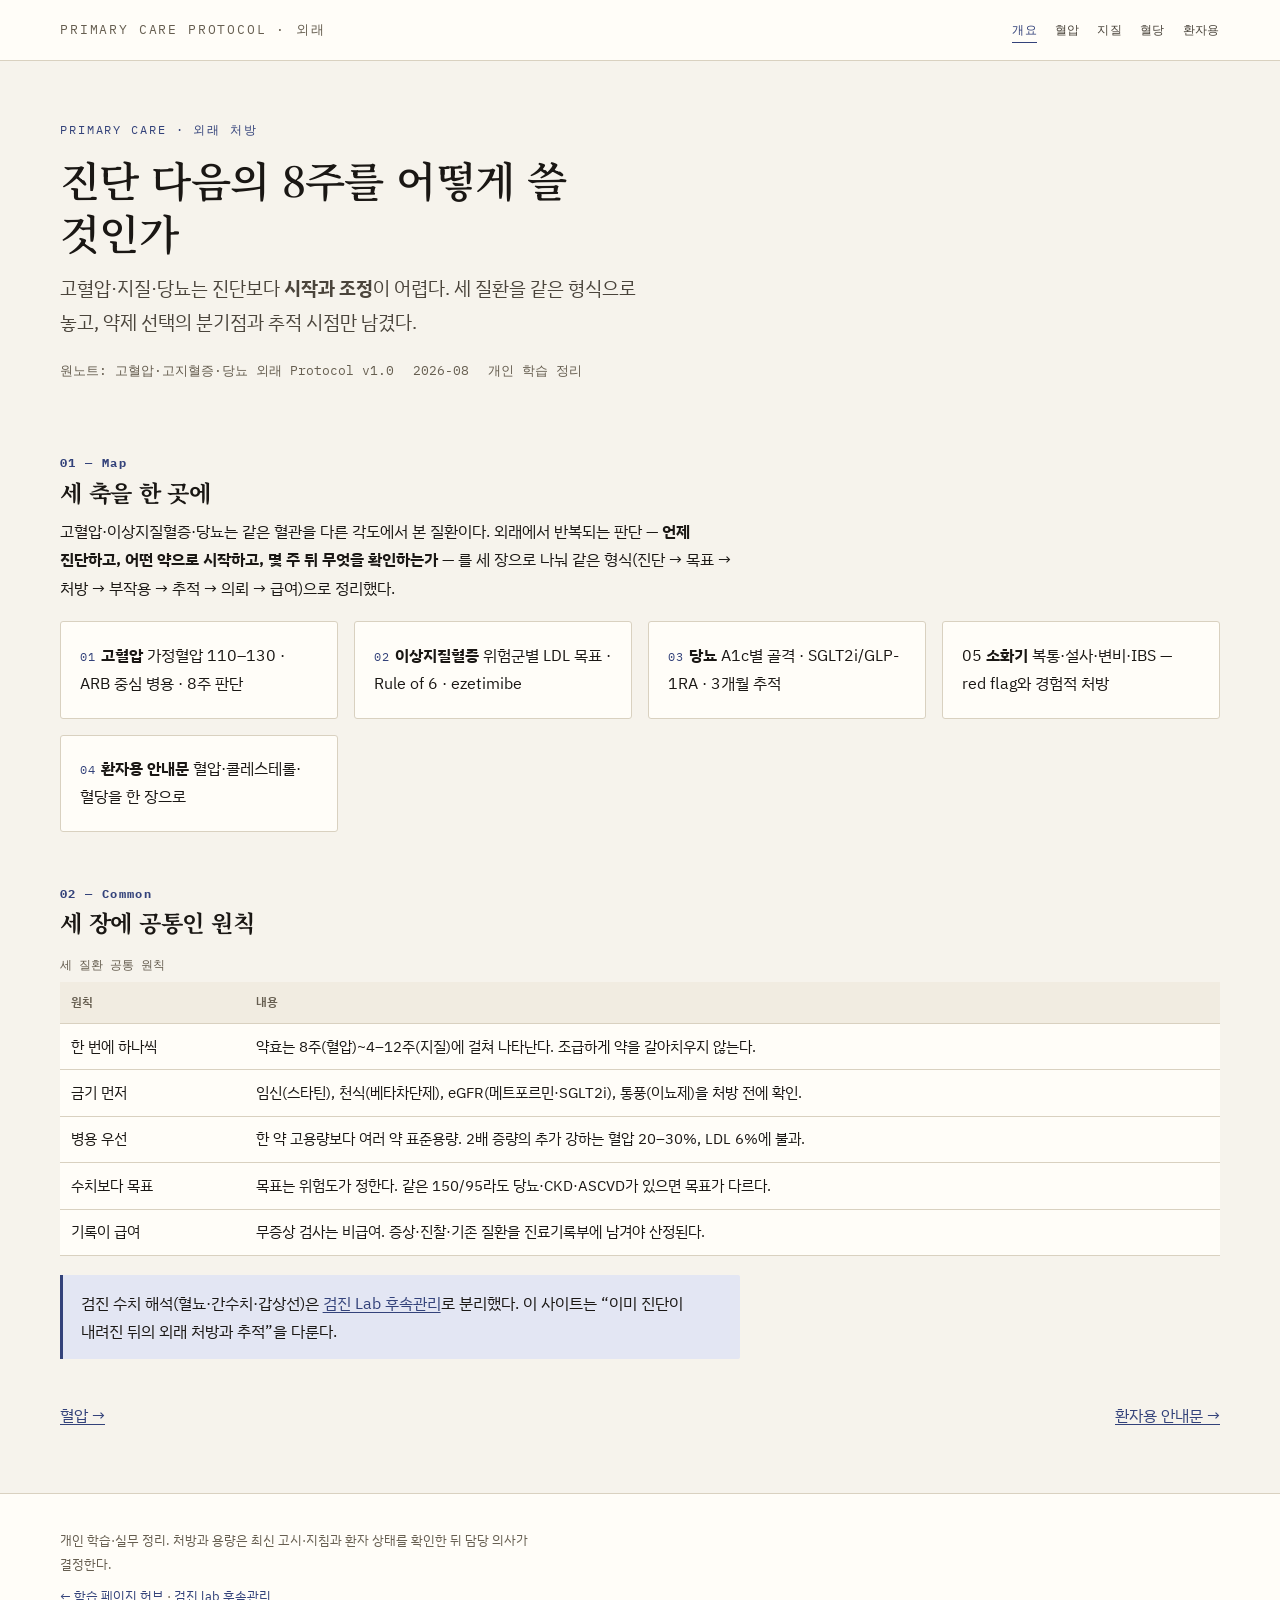
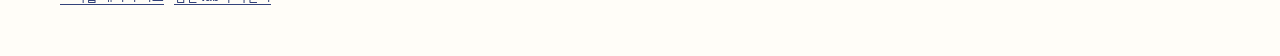
<file: index.html>
<!DOCTYPE html>
<html lang="ko">
<head>
<meta charset="utf-8">
<meta name="viewport" content="width=device-width, initial-scale=1">
<title>외래 프로토콜 — 고혈압·지질·당뇨</title>
<meta name="description" content="일차진료 외래에서 반복되는 고혈압·이상지질혈증·당뇨의 진단, 처방, 부작용 대처, 추적 타임라인을 정리한 개인 실무 노트.">
<meta property="og:title" content="외래 프로토콜 — 고혈압·지질·당뇨">
<meta property="og:description" content="일차진료 외래에서 반복되는 고혈압·이상지질혈증·당뇨의 진단, 처방, 부작용 대처, 추적 타임라인을 정리한 개인 실무 노트.">
<meta property="og:type" content="website">
<link rel="preconnect" href="https://fonts.googleapis.com">
<link rel="preconnect" href="https://fonts.gstatic.com" crossorigin>
<link href="https://fonts.googleapis.com/css2?family=IBM+Plex+Mono:wght@400;500&family=IBM+Plex+Sans+KR:wght@400;500;600&family=Noto+Serif+KR:wght@600&display=swap" rel="stylesheet">
<link rel="stylesheet" href="styles/tokens.css">
<link rel="stylesheet" href="styles/site.css">
<link rel="stylesheet" href="styles/theme.css">
</head>
<body>

<header class="masthead">
  <div class="wrap">
    <a class="brand" href="index.html">Primary Care Protocol · 외래</a>
    <nav class="nav" aria-label="장 이동">
      <a href="index.html" aria-current="page">개요</a>
      <a href="hypertension.html">혈압</a>
      <a href="lipid.html">지질</a>
      <a href="diabetes.html">혈당</a>
      <a href="handout.html">환자용</a>
    </nav>
  </div>
</header>

<main>
  <div class="wrap">

    <div class="hero">
      <p class="eyebrow">Primary care · 외래 처방</p>
      <h1>진단 다음의 8주를 어떻게 쓸 것인가</h1>
      <p class="lede">고혈압·지질·당뇨는 진단보다 <strong>시작과 조정</strong>이 어렵다. 세 질환을 같은 형식으로 놓고, 약제 선택의 분기점과 추적 시점만 남겼다.</p>
      <div class="meta"><span>원노트: 고혈압·고지혈증·당뇨 외래 Protocol v1.0</span><span>2026-08</span><span>개인 학습 정리</span></div>
    </div>


    <section aria-labelledby="s-map">
      <h2 id="s-map"><span class="num">01 — Map</span>세 축을 한 곳에</h2>
      <p>고혈압·이상지질혈증·당뇨는 같은 혈관을 다른 각도에서 본 질환이다. 외래에서 반복되는 판단
        — <strong>언제 진단하고, 어떤 약으로 시작하고, 몇 주 뒤 무엇을 확인하는가</strong> — 를
        세 장으로 나눠 같은 형식(진단 → 목표 → 처방 → 부작용 → 추적 → 의뢰 → 급여)으로 정리했다.</p>

      <div class="card-grid">
        <a class="card" href="hypertension.html">
          <span class="k">01</span>
          <b>고혈압</b>
          <span>가정혈압 110–130 · ARB 중심 병용 · 8주 판단</span>
        </a>
        <a class="card" href="lipid.html">
          <span class="k">02</span>
          <b>이상지질혈증</b>
          <span>위험군별 LDL 목표 · Rule of 6 · ezetimibe</span>
        </a>
        <a class="card" href="diabetes.html">
          <span class="k">03</span>
          <b>당뇨</b>
          <span>A1c별 골격 · SGLT2i/GLP-1RA · 3개월 추적</span>
        </a>
        <a class="card" href="gi.html">
          <span class="num">05</span>
          <b>소화기</b>
          <span>복통·설사·변비·IBS — red flag와 경험적 처방</span>
        </a>
        <a class="card" href="handout.html">
          <span class="k">04</span>
          <b>환자용 안내문</b>
          <span>혈압·콜레스테롤·혈당을 한 장으로</span>
        </a>
      </div>
    </section>

    <section aria-labelledby="s-common">
      <h2 id="s-common"><span class="num">02 — Common</span>세 장에 공통인 원칙</h2>
      <div class="tbl-wrap">
        <table>
          <caption>세 질환 공통 원칙</caption>
          <thead><tr><th>원칙</th><th>내용</th></tr></thead>
          <tbody>
            <tr><td>한 번에 하나씩</td><td>약효는 8주(혈압)~4–12주(지질)에 걸쳐 나타난다. 조급하게 약을 갈아치우지 않는다.</td></tr>
            <tr><td>금기 먼저</td><td>임신(스타틴), 천식(베타차단제), eGFR(메트포르민·SGLT2i), 통풍(이뇨제)을 처방 전에 확인.</td></tr>
            <tr><td>병용 우선</td><td>한 약 고용량보다 여러 약 표준용량. 2배 증량의 추가 강하는 혈압 20–30%, LDL 6%에 불과.</td></tr>
            <tr><td>수치보다 목표</td><td>목표는 위험도가 정한다. 같은 150/95라도 당뇨·CKD·ASCVD가 있으면 목표가 다르다.</td></tr>
            <tr><td>기록이 급여</td><td>무증상 검사는 비급여. 증상·진찰·기존 질환을 진료기록부에 남겨야 산정된다.</td></tr>
          </tbody>
        </table>
      </div>
      <p class="note">검진 수치 해석(혈뇨·간수치·갑상선)은 <a href="https://kimhs950627.github.io/lab-followup/">검진 Lab 후속관리</a>로 분리했다.
        이 사이트는 “이미 진단이 내려진 뒤의 외래 처방과 추적”을 다룬다.</p>
    </section>

    <div class="pager">
      <a href="hypertension.html">혈압 →</a>
      <a href="handout.html">환자용 안내문 →</a>
    </div>
  </div>
</main>

<footer class="site">
  <div class="wrap">
    <p>개인 학습·실무 정리. 처방과 용량은 최신 고시·지침과 환자 상태를 확인한 뒤 담당 의사가 결정한다.</p>
    <p><a href="https://kimhs950627.github.io/">← 학습 페이지 허브</a> · <a href="https://kimhs950627.github.io/lab-followup/">검진 lab 후속관리</a></p>
  </div>
</footer>
</body>
</html>
</file>
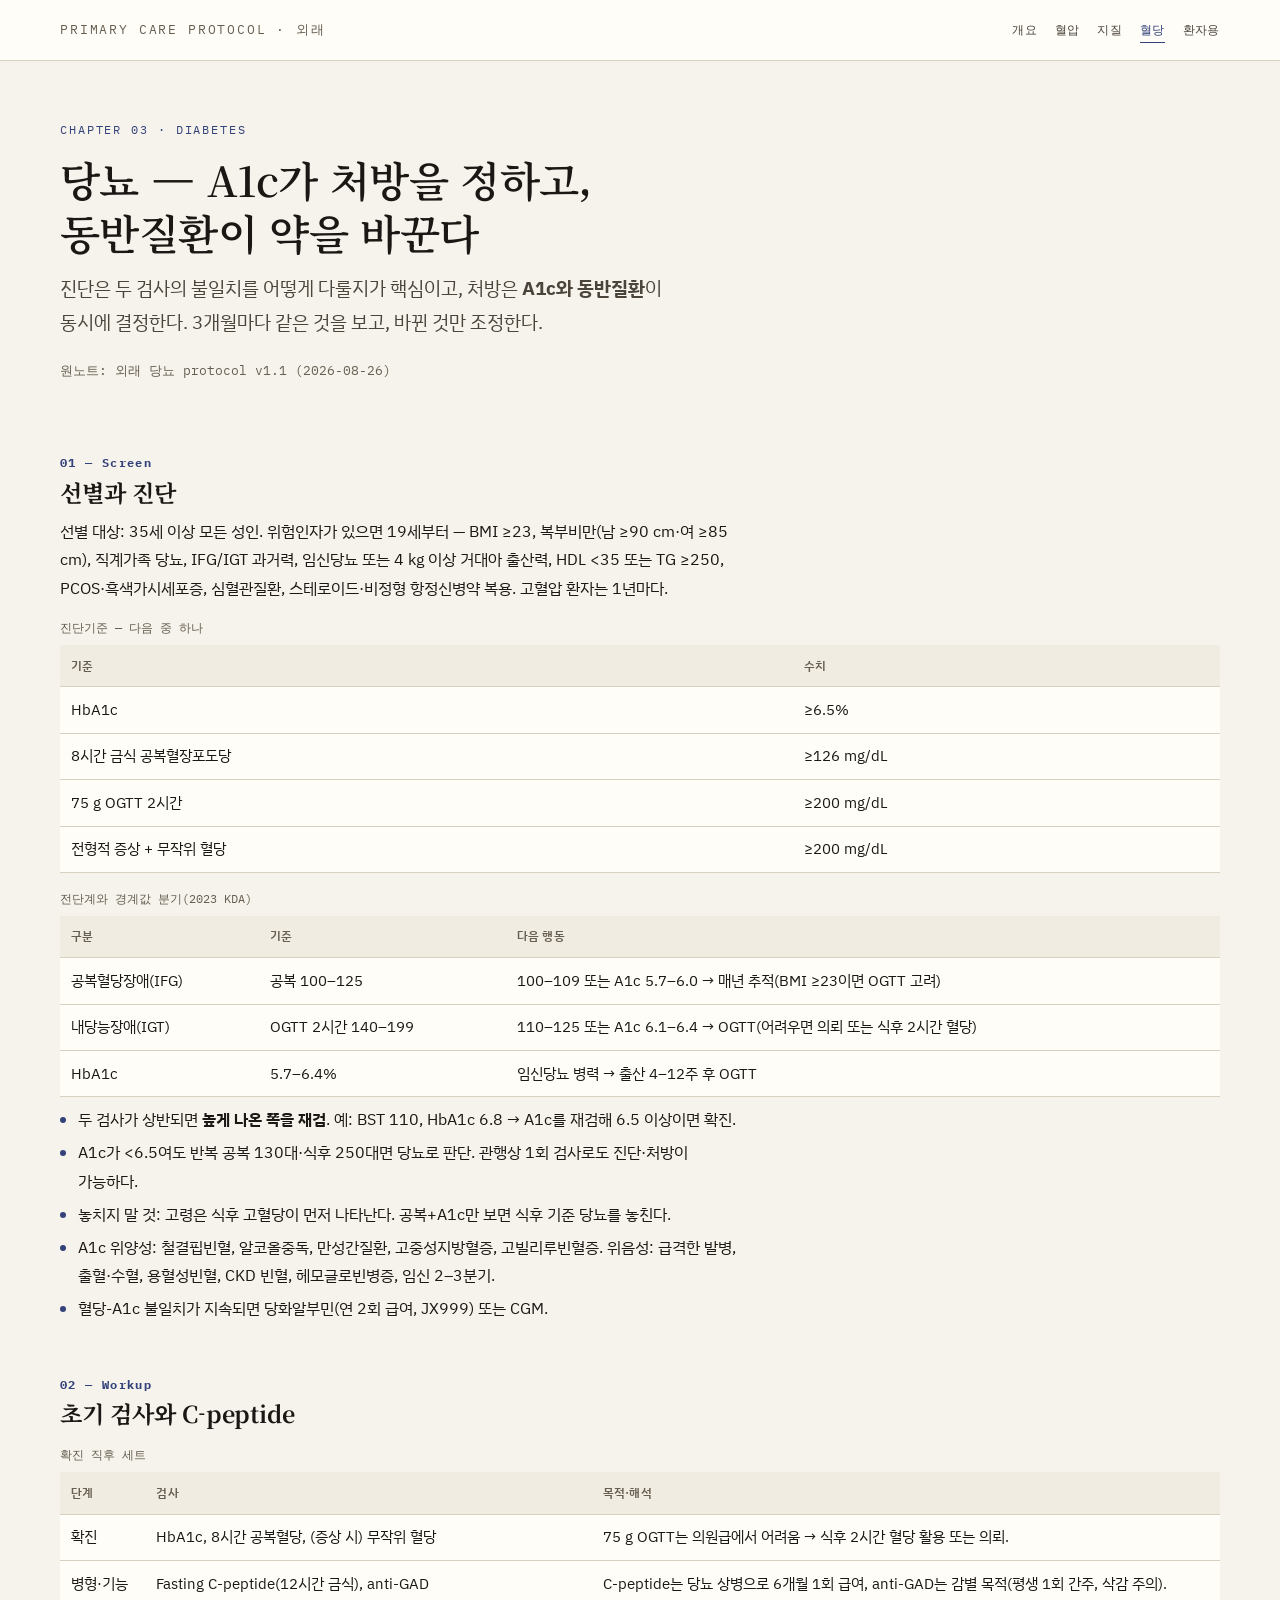
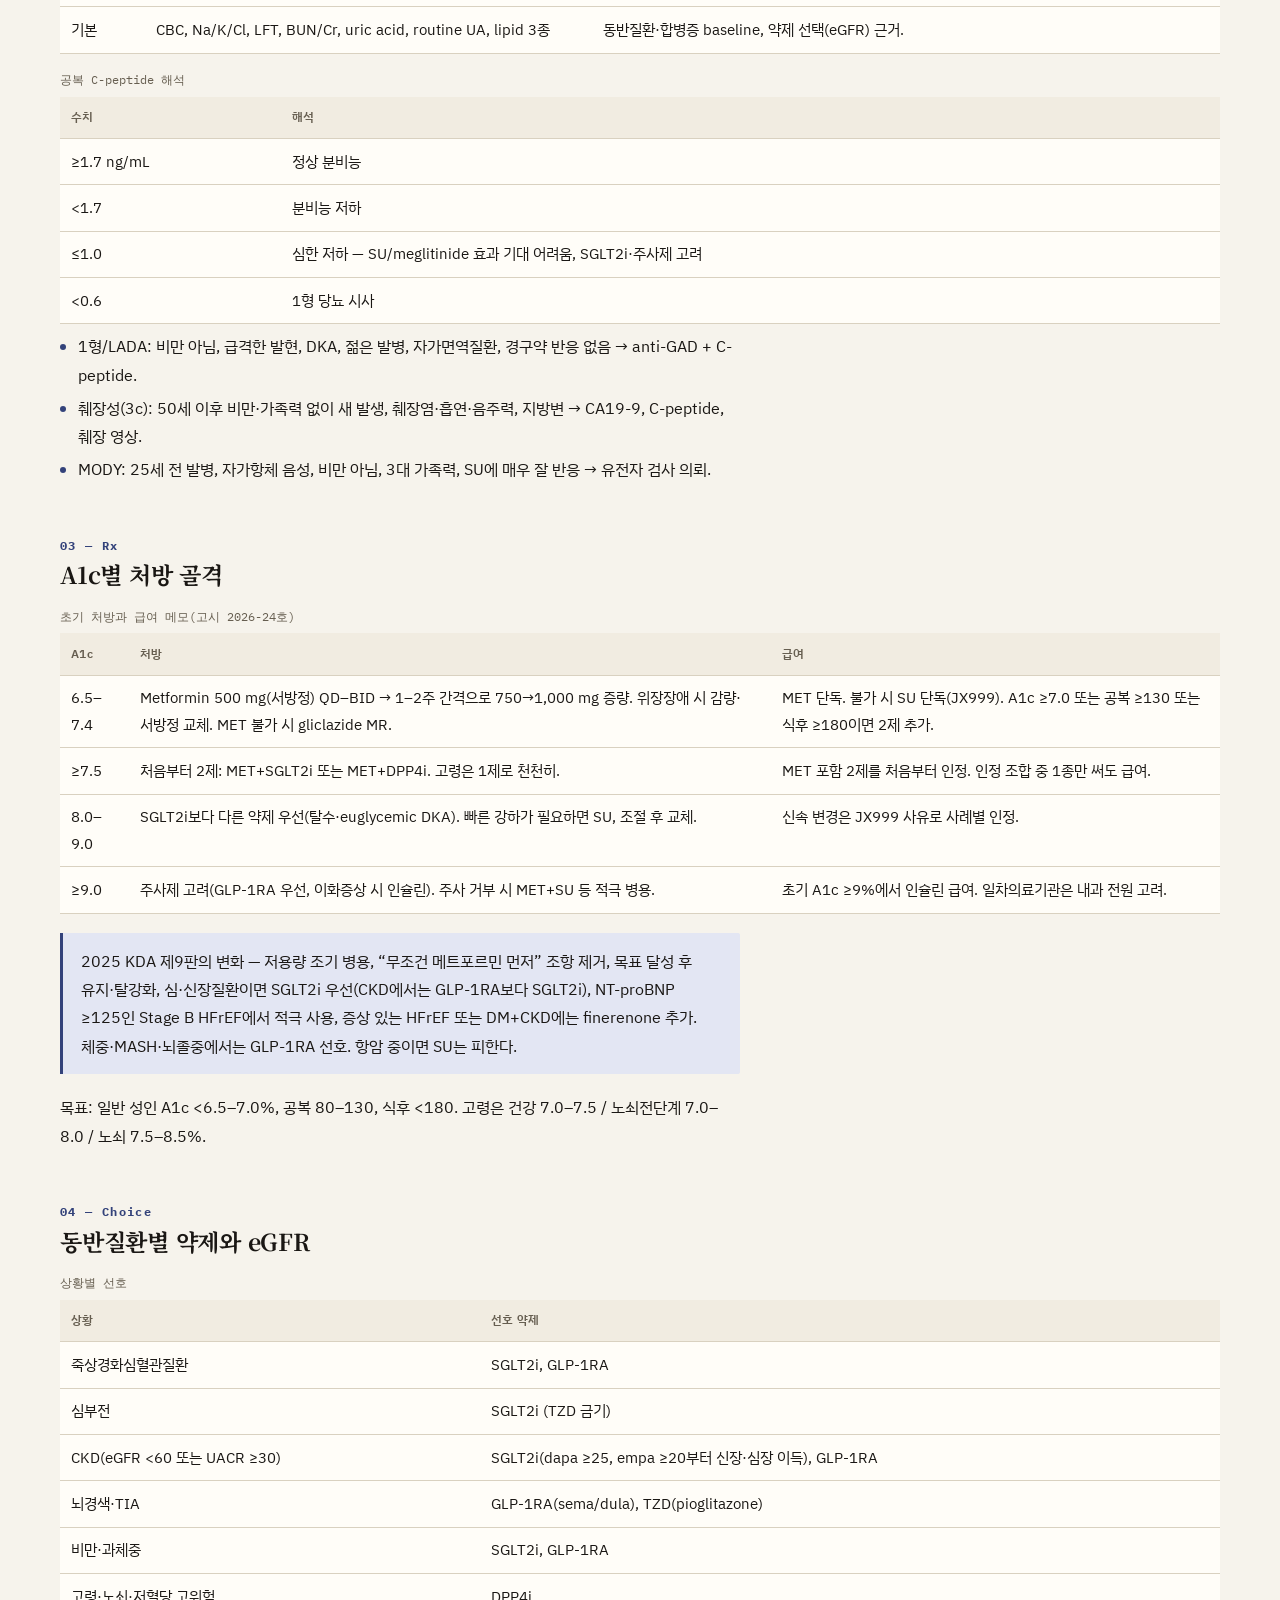
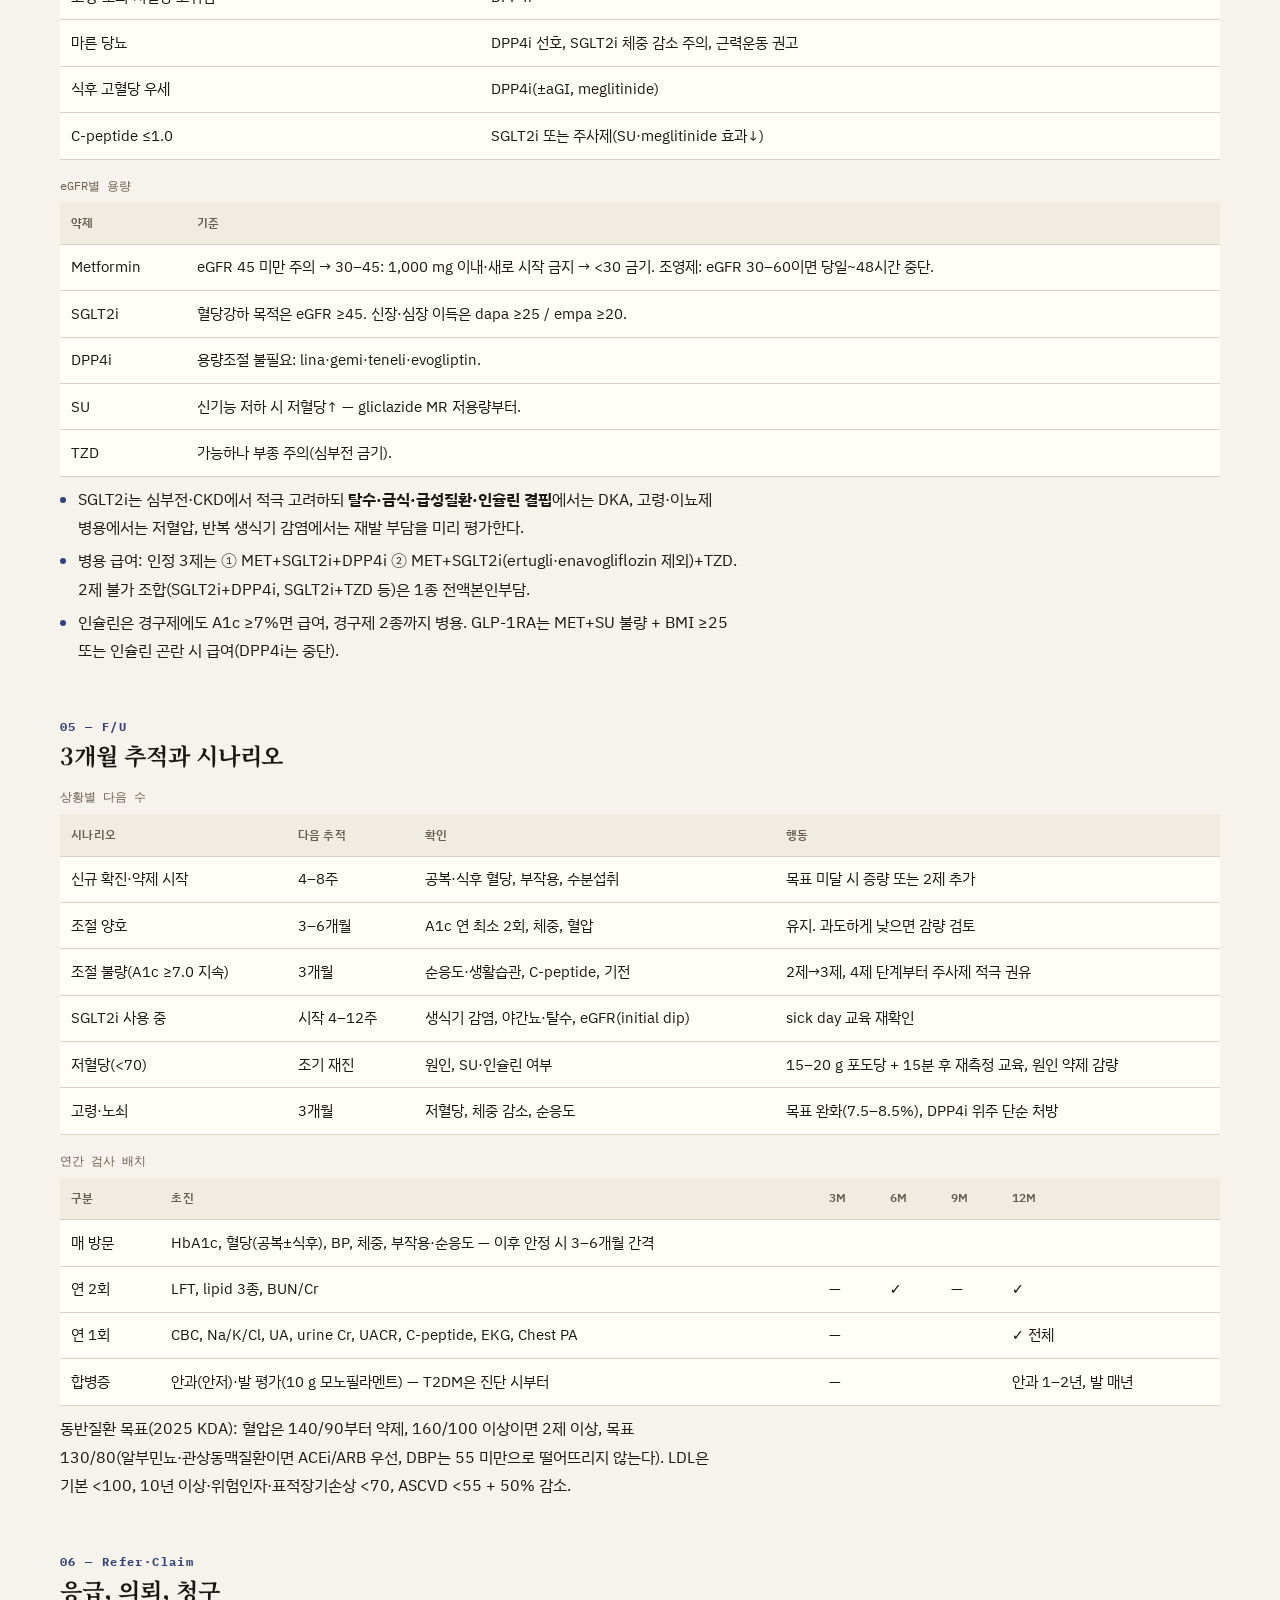
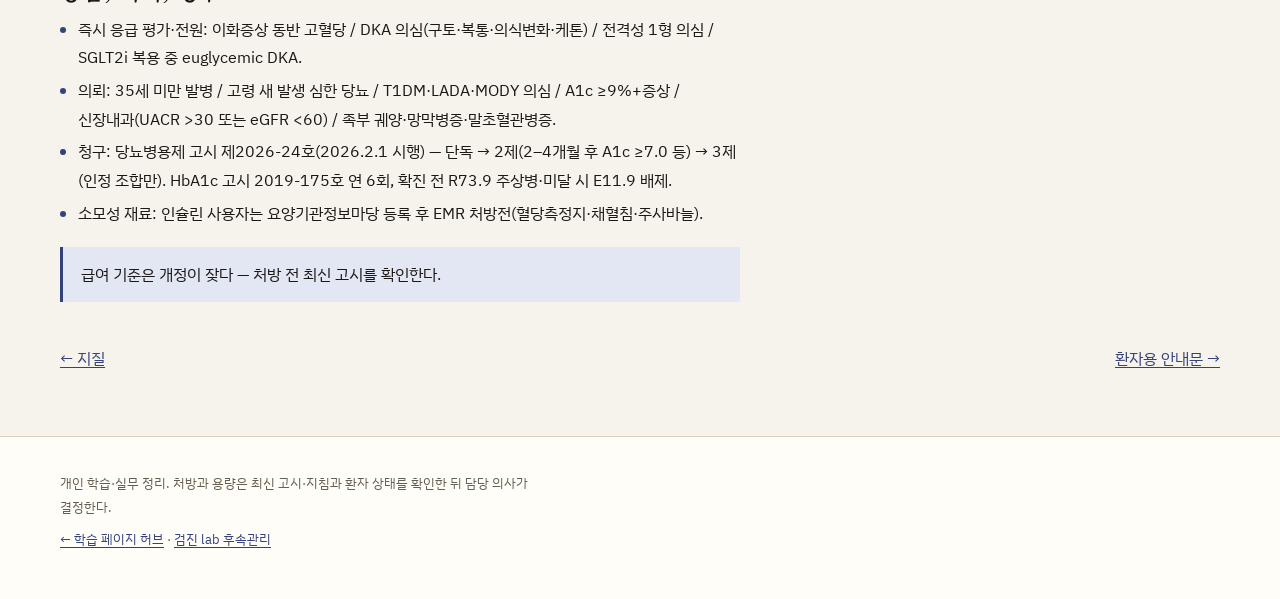
<file: diabetes.html>
<!DOCTYPE html>
<html lang="ko">
<head>
<meta charset="utf-8">
<meta name="viewport" content="width=device-width, initial-scale=1">
<title>당뇨 외래 프로토콜 — 진단·약제·3개월 추적</title>
<meta name="description" content="당뇨 진단 기준과 전단계 분기, C-peptide 해석, A1c별 처방 골격, 동반질환별 약제 선택, eGFR 조절, 추적과 급여.">
<meta property="og:title" content="당뇨 외래 프로토콜 — 진단·약제·3개월 추적">
<meta property="og:description" content="당뇨 진단 기준과 전단계 분기, C-peptide 해석, A1c별 처방 골격, 동반질환별 약제 선택, eGFR 조절, 추적과 급여.">
<meta property="og:type" content="website">
<link rel="preconnect" href="https://fonts.googleapis.com">
<link rel="preconnect" href="https://fonts.gstatic.com" crossorigin>
<link href="https://fonts.googleapis.com/css2?family=IBM+Plex+Mono:wght@400;500&family=IBM+Plex+Sans+KR:wght@400;500;600&family=Noto+Serif+KR:wght@600&display=swap" rel="stylesheet">
<link rel="stylesheet" href="styles/tokens.css">
<link rel="stylesheet" href="styles/site.css">
<link rel="stylesheet" href="styles/theme.css">
</head>
<body>

<header class="masthead">
  <div class="wrap">
    <a class="brand" href="index.html">Primary Care Protocol · 외래</a>
    <nav class="nav" aria-label="장 이동">
      <a href="index.html">개요</a>
      <a href="hypertension.html">혈압</a>
      <a href="lipid.html">지질</a>
      <a href="diabetes.html" aria-current="page">혈당</a>
      <a href="handout.html">환자용</a>
    </nav>
  </div>
</header>

<main>
  <div class="wrap">

    <div class="hero">
      <p class="eyebrow">Chapter 03 · Diabetes</p>
      <h1>당뇨 — A1c가 처방을 정하고, 동반질환이 약을 바꾼다</h1>
      <p class="lede">진단은 두 검사의 불일치를 어떻게 다룰지가 핵심이고, 처방은 <strong>A1c와 동반질환</strong>이 동시에 결정한다. 3개월마다 같은 것을 보고, 바뀐 것만 조정한다.</p>
      <div class="meta"><span>원노트: 외래 당뇨 protocol v1.1 (2026-08-26)</span></div>
    </div>


    <section aria-labelledby="d1">
      <h2 id="d1"><span class="num">01 — Screen</span>선별과 진단</h2>
      <p>선별 대상: 35세 이상 모든 성인. 위험인자가 있으면 19세부터 — BMI ≥23, 복부비만(남 ≥90 cm·여 ≥85 cm),
        직계가족 당뇨, IFG/IGT 과거력, 임신당뇨 또는 4 kg 이상 거대아 출산력, HDL &lt;35 또는 TG ≥250,
        PCOS·흑색가시세포증, 심혈관질환, 스테로이드·비정형 항정신병약 복용. 고혈압 환자는 1년마다.</p>
      <div class="tbl-wrap">
        <table>
          <caption>진단기준 — 다음 중 하나</caption>
          <thead><tr><th>기준</th><th>수치</th></tr></thead>
          <tbody>
            <tr><td>HbA1c</td><td>≥6.5%</td></tr>
            <tr><td>8시간 금식 공복혈장포도당</td><td>≥126 mg/dL</td></tr>
            <tr><td>75 g OGTT 2시간</td><td>≥200 mg/dL</td></tr>
            <tr><td>전형적 증상 + 무작위 혈당</td><td>≥200 mg/dL</td></tr>
          </tbody>
        </table>
      </div>
      <div class="tbl-wrap">
        <table>
          <caption>전단계와 경계값 분기(2023 KDA)</caption>
          <thead><tr><th>구분</th><th>기준</th><th>다음 행동</th></tr></thead>
          <tbody>
            <tr><td>공복혈당장애(IFG)</td><td>공복 100–125</td><td>100–109 또는 A1c 5.7–6.0 → 매년 추적(BMI ≥23이면 OGTT 고려)</td></tr>
            <tr><td>내당능장애(IGT)</td><td>OGTT 2시간 140–199</td><td>110–125 또는 A1c 6.1–6.4 → OGTT(어려우면 의뢰 또는 식후 2시간 혈당)</td></tr>
            <tr><td>HbA1c</td><td>5.7–6.4%</td><td>임신당뇨 병력 → 출산 4–12주 후 OGTT</td></tr>
          </tbody>
        </table>
      </div>
      <ul>
        <li>두 검사가 상반되면 <strong>높게 나온 쪽을 재검</strong>. 예: BST 110, HbA1c 6.8 → A1c를 재검해 6.5 이상이면 확진.</li>
        <li>A1c가 &lt;6.5여도 반복 공복 130대·식후 250대면 당뇨로 판단. 관행상 1회 검사로도 진단·처방이 가능하다.</li>
        <li>놓치지 말 것: 고령은 식후 고혈당이 먼저 나타난다. 공복+A1c만 보면 식후 기준 당뇨를 놓친다.</li>
        <li>A1c 위양성: 철결핍빈혈, 알코올중독, 만성간질환, 고중성지방혈증, 고빌리루빈혈증. 위음성: 급격한 발병, 출혈·수혈, 용혈성빈혈, CKD 빈혈, 헤모글로빈병증, 임신 2–3분기.</li>
        <li>혈당-A1c 불일치가 지속되면 당화알부민(연 2회 급여, JX999) 또는 CGM.</li>
      </ul>
    </section>

    <section aria-labelledby="d2">
      <h2 id="d2"><span class="num">02 — Workup</span>초기 검사와 C-peptide</h2>
      <div class="tbl-wrap">
        <table>
          <caption>확진 직후 세트</caption>
          <thead><tr><th>단계</th><th>검사</th><th>목적·해석</th></tr></thead>
          <tbody>
            <tr><td>확진</td><td>HbA1c, 8시간 공복혈당, (증상 시) 무작위 혈당</td><td>75 g OGTT는 의원급에서 어려움 → 식후 2시간 혈당 활용 또는 의뢰.</td></tr>
            <tr><td>병형·기능</td><td>Fasting C-peptide(12시간 금식), anti-GAD</td><td>C-peptide는 당뇨 상병으로 6개월 1회 급여, anti-GAD는 감별 목적(평생 1회 간주, 삭감 주의).</td></tr>
            <tr><td>기본</td><td>CBC, Na/K/Cl, LFT, BUN/Cr, uric acid, routine UA, lipid 3종</td><td>동반질환·합병증 baseline, 약제 선택(eGFR) 근거.</td></tr>
          </tbody>
        </table>
      </div>
      <div class="tbl-wrap">
        <table>
          <caption>공복 C-peptide 해석</caption>
          <thead><tr><th>수치</th><th>해석</th></tr></thead>
          <tbody>
            <tr><td>≥1.7 ng/mL</td><td>정상 분비능</td></tr>
            <tr><td>&lt;1.7</td><td>분비능 저하</td></tr>
            <tr><td>≤1.0</td><td>심한 저하 — SU/meglitinide 효과 기대 어려움, SGLT2i·주사제 고려</td></tr>
            <tr><td>&lt;0.6</td><td>1형 당뇨 시사</td></tr>
          </tbody>
        </table>
      </div>
      <ul>
        <li>1형/LADA: 비만 아님, 급격한 발현, DKA, 젊은 발병, 자가면역질환, 경구약 반응 없음 → anti-GAD + C-peptide.</li>
        <li>췌장성(3c): 50세 이후 비만·가족력 없이 새 발생, 췌장염·흡연·음주력, 지방변 → CA19-9, C-peptide, 췌장 영상.</li>
        <li>MODY: 25세 전 발병, 자가항체 음성, 비만 아님, 3대 가족력, SU에 매우 잘 반응 → 유전자 검사 의뢰.</li>
      </ul>
    </section>

    <section aria-labelledby="d3">
      <h2 id="d3"><span class="num">03 — Rx</span>A1c별 처방 골격</h2>
      <div class="tbl-wrap">
        <table>
          <caption>초기 처방과 급여 메모(고시 2026-24호)</caption>
          <thead><tr><th>A1c</th><th>처방</th><th>급여</th></tr></thead>
          <tbody>
            <tr><td>6.5–7.4</td><td>Metformin 500 mg(서방정) QD–BID → 1–2주 간격으로 750→1,000 mg 증량. 위장장애 시 감량·서방정 교체. MET 불가 시 gliclazide MR.</td><td>MET 단독. 불가 시 SU 단독(JX999). A1c ≥7.0 또는 공복 ≥130 또는 식후 ≥180이면 2제 추가.</td></tr>
            <tr><td>≥7.5</td><td>처음부터 2제: MET+SGLT2i 또는 MET+DPP4i. 고령은 1제로 천천히.</td><td>MET 포함 2제를 처음부터 인정. 인정 조합 중 1종만 써도 급여.</td></tr>
            <tr><td>8.0–9.0</td><td>SGLT2i보다 다른 약제 우선(탈수·euglycemic DKA). 빠른 강하가 필요하면 SU, 조절 후 교체.</td><td>신속 변경은 JX999 사유로 사례별 인정.</td></tr>
            <tr><td>≥9.0</td><td>주사제 고려(GLP-1RA 우선, 이화증상 시 인슐린). 주사 거부 시 MET+SU 등 적극 병용.</td><td>초기 A1c ≥9%에서 인슐린 급여. 일차의료기관은 내과 전원 고려.</td></tr>
          </tbody>
        </table>
      </div>
      <p class="note">2025 KDA 제9판의 변화 — 저용량 조기 병용, “무조건 메트포르민 먼저” 조항 제거, 목표 달성 후 유지·탈강화,
        심·신장질환이면 SGLT2i 우선(CKD에서는 GLP-1RA보다 SGLT2i), NT-proBNP ≥125인 Stage B HFrEF에서 적극 사용,
        증상 있는 HFrEF 또는 DM+CKD에는 finerenone 추가. 체중·MASH·뇌졸중에서는 GLP-1RA 선호. 항암 중이면 SU는 피한다.</p>
      <p>목표: 일반 성인 A1c &lt;6.5–7.0%, 공복 80–130, 식후 &lt;180. 고령은 건강 7.0–7.5 / 노쇠전단계 7.0–8.0 / 노쇠 7.5–8.5%.</p>
    </section>

    <section aria-labelledby="d4">
      <h2 id="d4"><span class="num">04 — Choice</span>동반질환별 약제와 eGFR</h2>
      <div class="tbl-wrap">
        <table>
          <caption>상황별 선호</caption>
          <thead><tr><th>상황</th><th>선호 약제</th></tr></thead>
          <tbody>
            <tr><td>죽상경화심혈관질환</td><td>SGLT2i, GLP-1RA</td></tr>
            <tr><td>심부전</td><td>SGLT2i (TZD 금기)</td></tr>
            <tr><td>CKD(eGFR &lt;60 또는 UACR ≥30)</td><td>SGLT2i(dapa ≥25, empa ≥20부터 신장·심장 이득), GLP-1RA</td></tr>
            <tr><td>뇌경색·TIA</td><td>GLP-1RA(sema/dula), TZD(pioglitazone)</td></tr>
            <tr><td>비만·과체중</td><td>SGLT2i, GLP-1RA</td></tr>
            <tr><td>고령·노쇠·저혈당 고위험</td><td>DPP4i</td></tr>
            <tr><td>마른 당뇨</td><td>DPP4i 선호, SGLT2i 체중 감소 주의, 근력운동 권고</td></tr>
            <tr><td>식후 고혈당 우세</td><td>DPP4i(±aGI, meglitinide)</td></tr>
            <tr><td>C-peptide ≤1.0</td><td>SGLT2i 또는 주사제(SU·meglitinide 효과↓)</td></tr>
          </tbody>
        </table>
      </div>
      <div class="tbl-wrap">
        <table>
          <caption>eGFR별 용량</caption>
          <thead><tr><th>약제</th><th>기준</th></tr></thead>
          <tbody>
            <tr><td>Metformin</td><td>eGFR 45 미만 주의 → 30–45: 1,000 mg 이내·새로 시작 금지 → &lt;30 금기. 조영제: eGFR 30–60이면 당일~48시간 중단.</td></tr>
            <tr><td>SGLT2i</td><td>혈당강하 목적은 eGFR ≥45. 신장·심장 이득은 dapa ≥25 / empa ≥20.</td></tr>
            <tr><td>DPP4i</td><td>용량조절 불필요: lina·gemi·teneli·evogliptin.</td></tr>
            <tr><td>SU</td><td>신기능 저하 시 저혈당↑ — gliclazide MR 저용량부터.</td></tr>
            <tr><td>TZD</td><td>가능하나 부종 주의(심부전 금기).</td></tr>
          </tbody>
        </table>
      </div>
      <ul>
        <li>SGLT2i는 심부전·CKD에서 적극 고려하되 <strong>탈수·금식·급성질환·인슐린 결핍</strong>에서는 DKA, 고령·이뇨제 병용에서는 저혈압, 반복 생식기 감염에서는 재발 부담을 미리 평가한다.</li>
        <li>병용 급여: 인정 3제는 ① MET+SGLT2i+DPP4i ② MET+SGLT2i(ertugli·enavogliflozin 제외)+TZD. 2제 불가 조합(SGLT2i+DPP4i, SGLT2i+TZD 등)은 1종 전액본인부담.</li>
        <li>인슐린은 경구제에도 A1c ≥7%면 급여, 경구제 2종까지 병용. GLP-1RA는 MET+SU 불량 + BMI ≥25 또는 인슐린 곤란 시 급여(DPP4i는 중단).</li>
      </ul>
    </section>

    <section aria-labelledby="d5">
      <h2 id="d5"><span class="num">05 — F/U</span>3개월 추적과 시나리오</h2>
      <div class="tbl-wrap">
        <table>
          <caption>상황별 다음 수</caption>
          <thead><tr><th>시나리오</th><th>다음 추적</th><th>확인</th><th>행동</th></tr></thead>
          <tbody>
            <tr><td>신규 확진·약제 시작</td><td>4–8주</td><td>공복·식후 혈당, 부작용, 수분섭취</td><td>목표 미달 시 증량 또는 2제 추가</td></tr>
            <tr><td>조절 양호</td><td>3–6개월</td><td>A1c 연 최소 2회, 체중, 혈압</td><td>유지. 과도하게 낮으면 감량 검토</td></tr>
            <tr><td>조절 불량(A1c ≥7.0 지속)</td><td>3개월</td><td>순응도·생활습관, C-peptide, 기전</td><td>2제→3제, 4제 단계부터 주사제 적극 권유</td></tr>
            <tr><td>SGLT2i 사용 중</td><td>시작 4–12주</td><td>생식기 감염, 야간뇨·탈수, eGFR(initial dip)</td><td>sick day 교육 재확인</td></tr>
            <tr><td>저혈당(&lt;70)</td><td>조기 재진</td><td>원인, SU·인슐린 여부</td><td>15–20 g 포도당 + 15분 후 재측정 교육, 원인 약제 감량</td></tr>
            <tr><td>고령·노쇠</td><td>3개월</td><td>저혈당, 체중 감소, 순응도</td><td>목표 완화(7.5–8.5%), DPP4i 위주 단순 처방</td></tr>
          </tbody>
        </table>
      </div>
      <div class="tbl-wrap">
        <table>
          <caption>연간 검사 배치</caption>
          <thead><tr><th>구분</th><th>초진</th><th>3M</th><th>6M</th><th>9M</th><th>12M</th></tr></thead>
          <tbody>
            <tr><td>매 방문</td><td colspan="5">HbA1c, 혈당(공복±식후), BP, 체중, 부작용·순응도 — 이후 안정 시 3–6개월 간격</td></tr>
            <tr><td>연 2회</td><td>LFT, lipid 3종, BUN/Cr</td><td>—</td><td>✓</td><td>—</td><td>✓</td></tr>
            <tr><td>연 1회</td><td>CBC, Na/K/Cl, UA, urine Cr, UACR, C-peptide, EKG, Chest PA</td><td colspan="3">—</td><td>✓ 전체</td></tr>
            <tr><td>합병증</td><td>안과(안저)·발 평가(10 g 모노필라멘트) — T2DM은 진단 시부터</td><td colspan="3">—</td><td>안과 1–2년, 발 매년</td></tr>
          </tbody>
        </table>
      </div>
      <p>동반질환 목표(2025 KDA): 혈압은 140/90부터 약제, 160/100 이상이면 2제 이상, 목표 130/80(알부민뇨·관상동맥질환이면 ACEi/ARB 우선, DBP는 55 미만으로 떨어뜨리지 않는다).
        LDL은 기본 &lt;100, 10년 이상·위험인자·표적장기손상 &lt;70, ASCVD &lt;55 + 50% 감소.</p>
    </section>

    <section aria-labelledby="d6">
      <h2 id="d6"><span class="num">06 — Refer·Claim</span>응급, 의뢰, 청구</h2>
      <ul>
        <li>즉시 응급 평가·전원: 이화증상 동반 고혈당 / DKA 의심(구토·복통·의식변화·케톤) / 전격성 1형 의심 / SGLT2i 복용 중 euglycemic DKA.</li>
        <li>의뢰: 35세 미만 발병 / 고령 새 발생 심한 당뇨 / T1DM·LADA·MODY 의심 / A1c ≥9%+증상 / 신장내과(UACR &gt;30 또는 eGFR &lt;60) / 족부 궤양·망막병증·말초혈관병증.</li>
        <li>청구: 당뇨병용제 고시 제2026-24호(2026.2.1 시행) — 단독 → 2제(2–4개월 후 A1c ≥7.0 등) → 3제(인정 조합만). HbA1c 고시 2019-175호 연 6회, 확진 전 R73.9 주상병·미달 시 E11.9 배제.</li>
        <li>소모성 재료: 인슐린 사용자는 요양기관정보마당 등록 후 EMR 처방전(혈당측정지·채혈침·주사바늘).</li>
      </ul>
      <p class="note">급여 기준은 개정이 잦다 — 처방 전 최신 고시를 확인한다.</p>
    </section>

    <div class="pager">
      <a href="lipid.html">← 지질</a>
      <a href="handout.html">환자용 안내문 →</a>
    </div>
  </div>
</main>

<footer class="site">
  <div class="wrap">
    <p>개인 학습·실무 정리. 처방과 용량은 최신 고시·지침과 환자 상태를 확인한 뒤 담당 의사가 결정한다.</p>
    <p><a href="https://kimhs950627.github.io/">← 학습 페이지 허브</a> · <a href="https://kimhs950627.github.io/lab-followup/">검진 lab 후속관리</a></p>
  </div>
</footer>
</body>
</html>
</file>
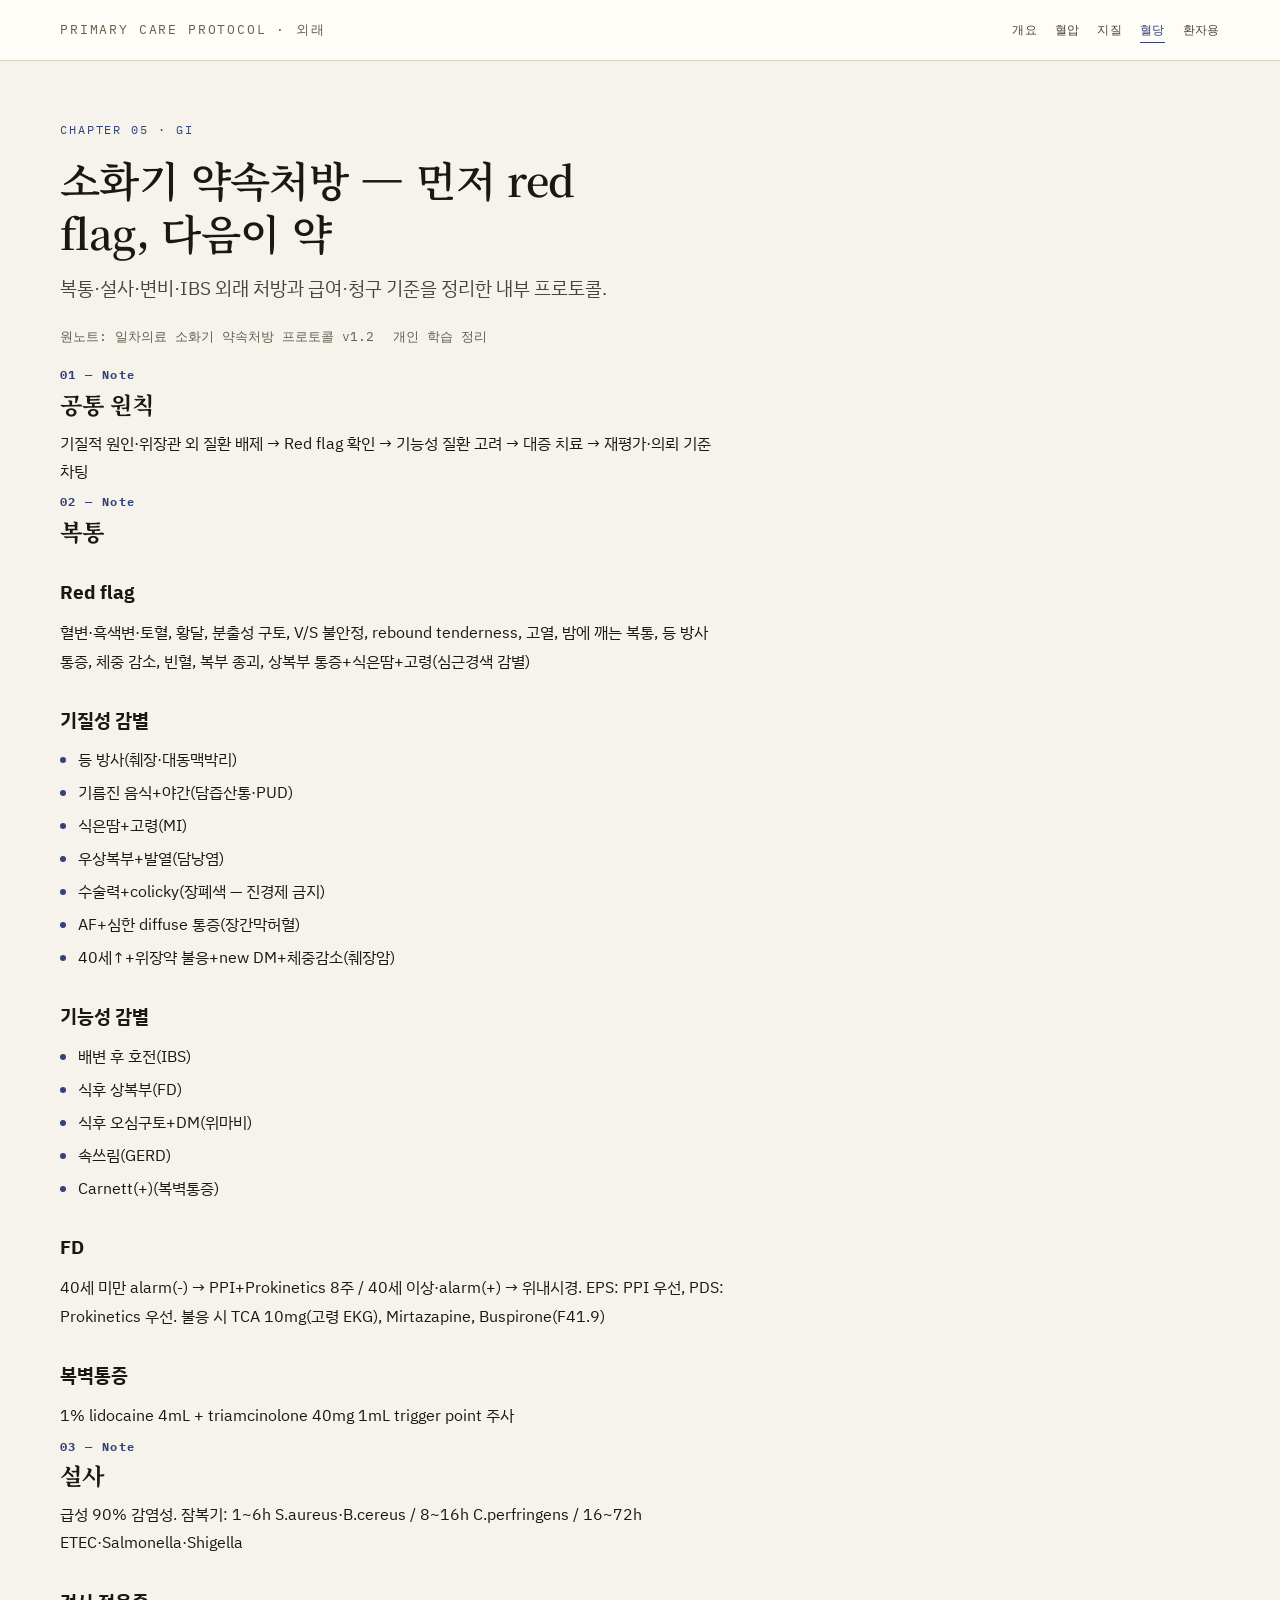
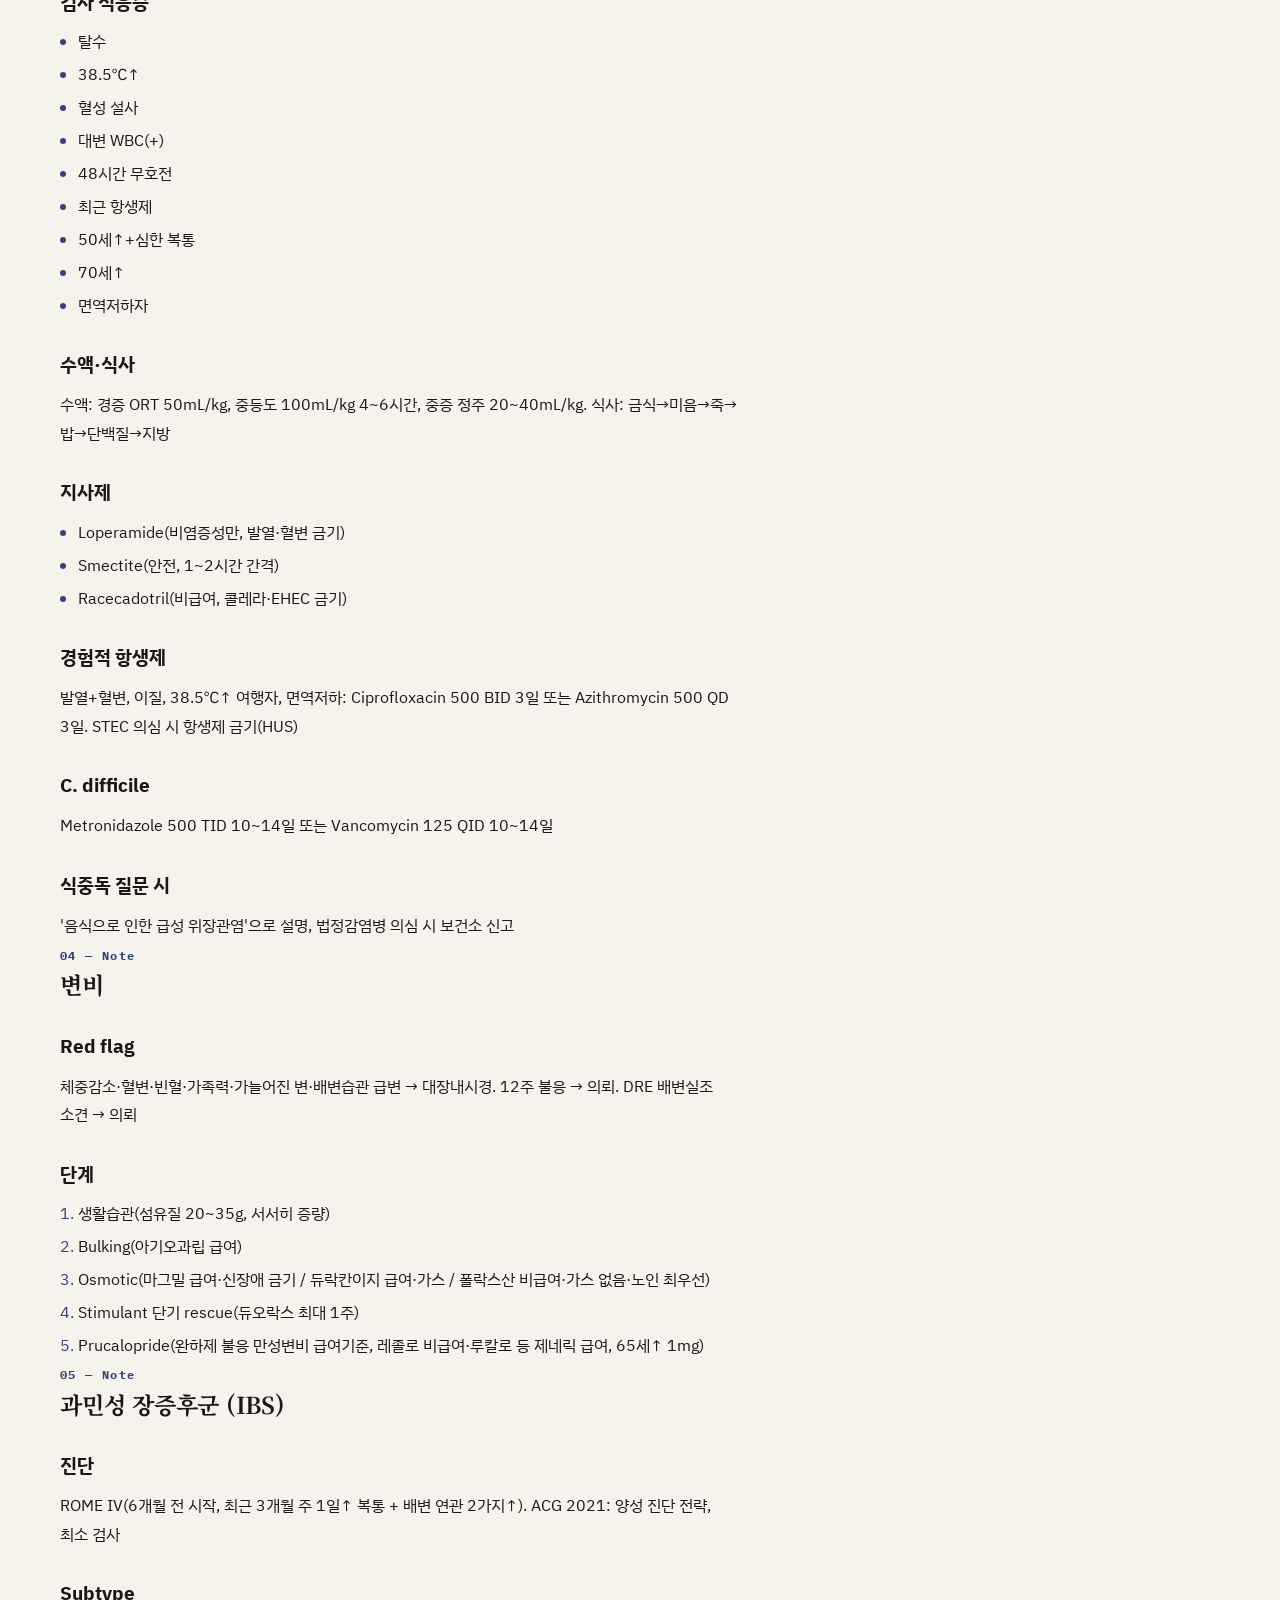
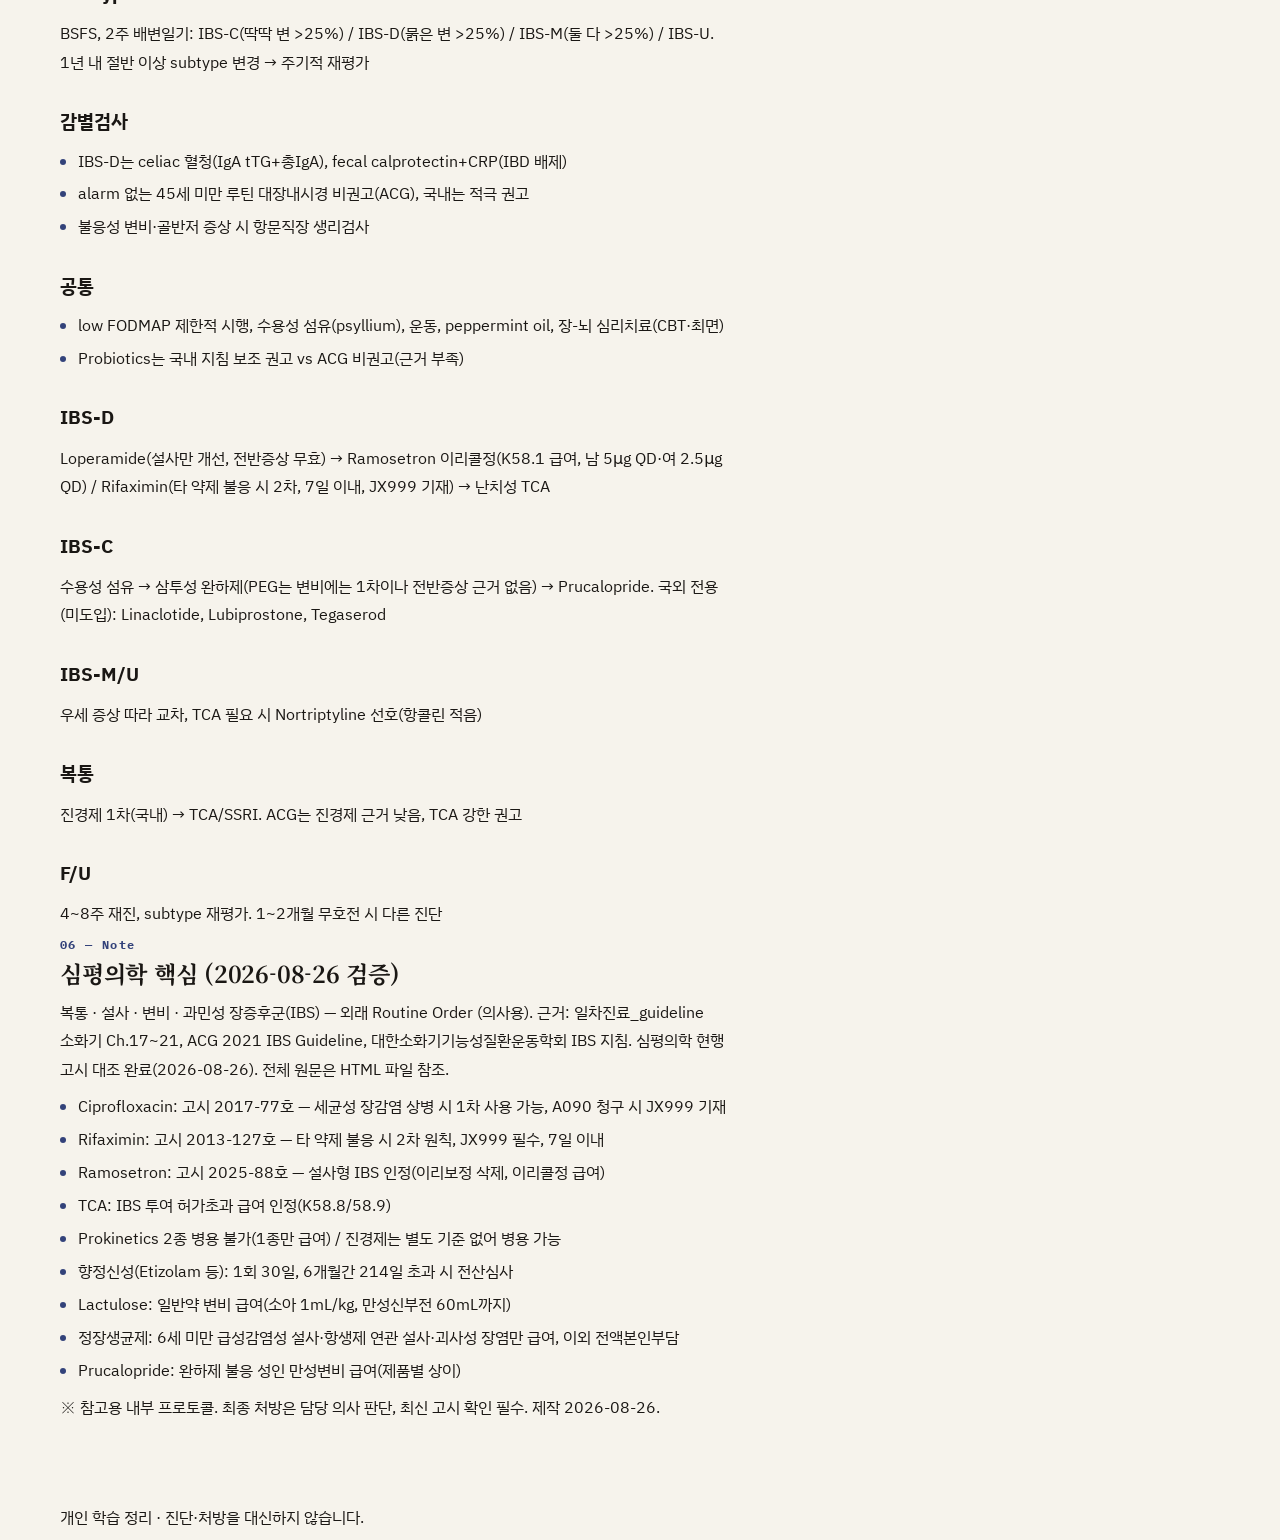
<file: gi.html>
<!DOCTYPE html>
<html lang="ko">
<head>
<meta charset="utf-8">
<meta name="viewport" content="width=device-width, initial-scale=1">
<title>소화기 약속처방 — 복통·설사·변비·IBS</title>
<meta name="description" content="복통·설사·변비·IBS 외래 처방과 급여·청구 기준을 정리한 내부 프로토콜.">
<meta property="og:title" content="당뇨 외래 프로토콜 — 진단·약제·3개월 추적">
<meta property="og:description" content="당뇨 진단 기준과 전단계 분기, C-peptide 해석, A1c별 처방 골격, 동반질환별 약제 선택, eGFR 조절, 추적과 급여.">
<meta property="og:type" content="website">
<link rel="preconnect" href="https://fonts.googleapis.com">
<link rel="preconnect" href="https://fonts.gstatic.com" crossorigin>
<link href="https://fonts.googleapis.com/css2?family=IBM+Plex+Mono:wght@400;500&family=IBM+Plex+Sans+KR:wght@400;500;600&family=Noto+Serif+KR:wght@600&display=swap" rel="stylesheet">
<link rel="stylesheet" href="styles/tokens.css">
<link rel="stylesheet" href="styles/site.css">
<link rel="stylesheet" href="styles/theme.css">
</head>
<body>

<header class="masthead">
  <div class="wrap">
    <a class="brand" href="index.html">Primary Care Protocol · 외래</a>
    <nav class="nav" aria-label="장 이동">
      <a href="index.html">개요</a>
      <a href="hypertension.html">혈압</a>
      <a href="lipid.html">지질</a>
      <a href="diabetes.html" aria-current="page">혈당</a>
      <a href="handout.html">환자용</a>
    </nav>
  </div>
</header>

<main>
  <div class="wrap">

    <div class="hero">
      <p class="eyebrow">Chapter 05 · GI</p>
      <h1>소화기 약속처방 — 먼저 red flag, 다음이 약</h1>
      <p class="lede">복통·설사·변비·IBS 외래 처방과 급여·청구 기준을 정리한 내부 프로토콜.</p>
      <div class="meta"><span>원노트: 일차의료 소화기 약속처방 프로토콜 v1.2</span><span>개인 학습 정리</span></div>
    </div>

<h2 id="gi1"><span class="num">01 — Note</span>공통 원칙</h2>
<p>기질적 원인·위장관 외 질환 배제 → Red flag 확인 → 기능성 질환 고려 → 대증 치료 → 재평가·의뢰 기준 차팅</p>
<h2 id="gi2"><span class="num">02 — Note</span>복통</h2>
<h3>Red flag</h3>
<p>혈변·흑색변·토혈, 황달, 분출성 구토, V/S 불안정, rebound tenderness, 고열, 밤에 깨는 복통, 등 방사 통증, 체중 감소, 빈혈, 복부 종괴, 상복부 통증+식은땀+고령(심근경색 감별)</p>
<h3>기질성 감별</h3>
<ul>
<li>등 방사(췌장·대동맥박리)</li>
<li>기름진 음식+야간(담즙산통·PUD)</li>
<li>식은땀+고령(MI)</li>
<li>우상복부+발열(담낭염)</li>
<li>수술력+colicky(장폐색 — 진경제 금지)</li>
<li>AF+심한 diffuse 통증(장간막허혈)</li>
<li>40세↑+위장약 불응+new DM+체중감소(췌장암)</li>
</ul>
<h3>기능성 감별</h3>
<ul>
<li>배변 후 호전(IBS)</li>
<li>식후 상복부(FD)</li>
<li>식후 오심구토+DM(위마비)</li>
<li>속쓰림(GERD)</li>
<li>Carnett(+)(복벽통증)</li>
</ul>
<h3>FD</h3>
<p>40세 미만 alarm(-) → PPI+Prokinetics 8주 / 40세 이상·alarm(+) → 위내시경. EPS: PPI 우선, PDS: Prokinetics 우선. 불응 시 TCA 10mg(고령 EKG), Mirtazapine, Buspirone(F41.9)</p>
<h3>복벽통증</h3>
<p>1% lidocaine 4mL + triamcinolone 40mg 1mL trigger point 주사</p>
<h2 id="gi3"><span class="num">03 — Note</span>설사</h2>
<p>급성 90% 감염성. 잠복기: 1~6h S.aureus·B.cereus / 8~16h C.perfringens / 16~72h ETEC·Salmonella·Shigella</p>
<h3>검사 적응증</h3>
<ul>
<li>탈수</li>
<li>38.5℃↑</li>
<li>혈성 설사</li>
<li>대변 WBC(+)</li>
<li>48시간 무호전</li>
<li>최근 항생제</li>
<li>50세↑+심한 복통</li>
<li>70세↑</li>
<li>면역저하자</li>
</ul>
<h3>수액·식사</h3>
<p>수액: 경증 ORT 50mL/kg, 중등도 100mL/kg 4~6시간, 중증 정주 20~40mL/kg. 식사: 금식→미음→죽→밥→단백질→지방</p>
<h3>지사제</h3>
<ul>
<li>Loperamide(비염증성만, 발열·혈변 금기)</li>
<li>Smectite(안전, 1~2시간 간격)</li>
<li>Racecadotril(비급여, 콜레라·EHEC 금기)</li>
</ul>
<h3>경험적 항생제</h3>
<p>발열+혈변, 이질, 38.5℃↑ 여행자, 면역저하: Ciprofloxacin 500 BID 3일 또는 Azithromycin 500 QD 3일. STEC 의심 시 항생제 금기(HUS)</p>
<h3>C. difficile</h3>
<p>Metronidazole 500 TID 10~14일 또는 Vancomycin 125 QID 10~14일</p>
<h3>식중독 질문 시</h3>
<p>'음식으로 인한 급성 위장관염'으로 설명, 법정감염병 의심 시 보건소 신고</p>
<h2 id="gi4"><span class="num">04 — Note</span>변비</h2>
<h3>Red flag</h3>
<p>체중감소·혈변·빈혈·가족력·가늘어진 변·배변습관 급변 → 대장내시경. 12주 불응 → 의뢰. DRE 배변실조 소견 → 의뢰</p>
<h3>단계</h3>
<ol>
<li>생활습관(섬유질 20~35g, 서서히 증량)</li>
<li>Bulking(아기오과립 급여)</li>
<li>Osmotic(마그밀 급여·신장애 금기 / 듀락칸이지 급여·가스 / 폴락스산 비급여·가스 없음·노인 최우선)</li>
<li>Stimulant 단기 rescue(듀오락스 최대 1주)</li>
<li>Prucalopride(완하제 불응 만성변비 급여기준, 레졸로 비급여·루칼로 등 제네릭 급여, 65세↑ 1mg)</li>
</ol>
<h2 id="gi5"><span class="num">05 — Note</span>과민성 장증후군 (IBS)</h2>
<h3>진단</h3>
<p>ROME IV(6개월 전 시작, 최근 3개월 주 1일↑ 복통 + 배변 연관 2가지↑). ACG 2021: 양성 진단 전략, 최소 검사</p>
<h3>Subtype</h3>
<p>BSFS, 2주 배변일기: IBS-C(딱딱 변 >25%) / IBS-D(묽은 변 >25%) / IBS-M(둘 다 >25%) / IBS-U. 1년 내 절반 이상 subtype 변경 → 주기적 재평가</p>
<h3>감별검사</h3>
<ul>
<li>IBS-D는 celiac 혈청(IgA tTG+총IgA), fecal calprotectin+CRP(IBD 배제)</li>
<li>alarm 없는 45세 미만 루틴 대장내시경 비권고(ACG), 국내는 적극 권고</li>
<li>불응성 변비·골반저 증상 시 항문직장 생리검사</li>
</ul>
<h3>공통</h3>
<ul>
<li>low FODMAP 제한적 시행, 수용성 섬유(psyllium), 운동, peppermint oil, 장-뇌 심리치료(CBT·최면)</li>
<li>Probiotics는 국내 지침 보조 권고 vs ACG 비권고(근거 부족)</li>
</ul>
<h3>IBS-D</h3>
<p>Loperamide(설사만 개선, 전반증상 무효) → Ramosetron 이리콜정(K58.1 급여, 남 5μg QD·여 2.5μg QD) / Rifaximin(타 약제 불응 시 2차, 7일 이내, JX999 기재) → 난치성 TCA</p>
<h3>IBS-C</h3>
<p>수용성 섬유 → 삼투성 완하제(PEG는 변비에는 1차이나 전반증상 근거 없음) → Prucalopride. 국외 전용(미도입): Linaclotide, Lubiprostone, Tegaserod</p>
<h3>IBS-M/U</h3>
<p>우세 증상 따라 교차, TCA 필요 시 Nortriptyline 선호(항콜린 적음)</p>
<h3>복통</h3>
<p>진경제 1차(국내) → TCA/SSRI. ACG는 진경제 근거 낮음, TCA 강한 권고</p>
<h3>F/U</h3>
<p>4~8주 재진, subtype 재평가. 1~2개월 무호전 시 다른 진단</p>
<h2 id="gi6"><span class="num">06 — Note</span>심평의학 핵심 (2026-08-26 검증)</h2>
<p>복통 · 설사 · 변비 · 과민성 장증후군(IBS) — 외래 Routine Order (의사용). 근거: 일차진료_guideline 소화기 Ch.17~21, ACG 2021 IBS Guideline, 대한소화기기능성질환운동학회 IBS 지침. 심평의학 현행 고시 대조 완료(2026-08-26). 전체 원문은 HTML 파일 참조.</p>
<ul>
<li>Ciprofloxacin: 고시 2017-77호 — 세균성 장감염 상병 시 1차 사용 가능, A090 청구 시 JX999 기재</li>
<li>Rifaximin: 고시 2013-127호 — 타 약제 불응 시 2차 원칙, JX999 필수, 7일 이내</li>
<li>Ramosetron: 고시 2025-88호 — 설사형 IBS 인정(이리보정 삭제, 이리콜정 급여)</li>
<li>TCA: IBS 투여 허가초과 급여 인정(K58.8/58.9)</li>
<li>Prokinetics 2종 병용 불가(1종만 급여) / 진경제는 별도 기준 없어 병용 가능</li>
<li>향정신성(Etizolam 등): 1회 30일, 6개월간 214일 초과 시 전산심사</li>
<li>Lactulose: 일반약 변비 급여(소아 1mL/kg, 만성신부전 60mL까지)</li>
<li>정장생균제: 6세 미만 급성감염성 설사·항생제 연관 설사·괴사성 장염만 급여, 이외 전액본인부담</li>
<li>Prucalopride: 완하제 불응 성인 만성변비 급여(제품별 상이)</li>
</ul>
<p>※ 참고용 내부 프로토콜. 최종 처방은 담당 의사 판단, 최신 고시 확인 필수. 제작 2026-08-26.</p>
  </div>
</main>
<footer class="foot"><div class="wrap"><p>개인 학습 정리 · 진단·처방을 대신하지 않습니다.</p></div></footer>
</body>
</html>
</file>
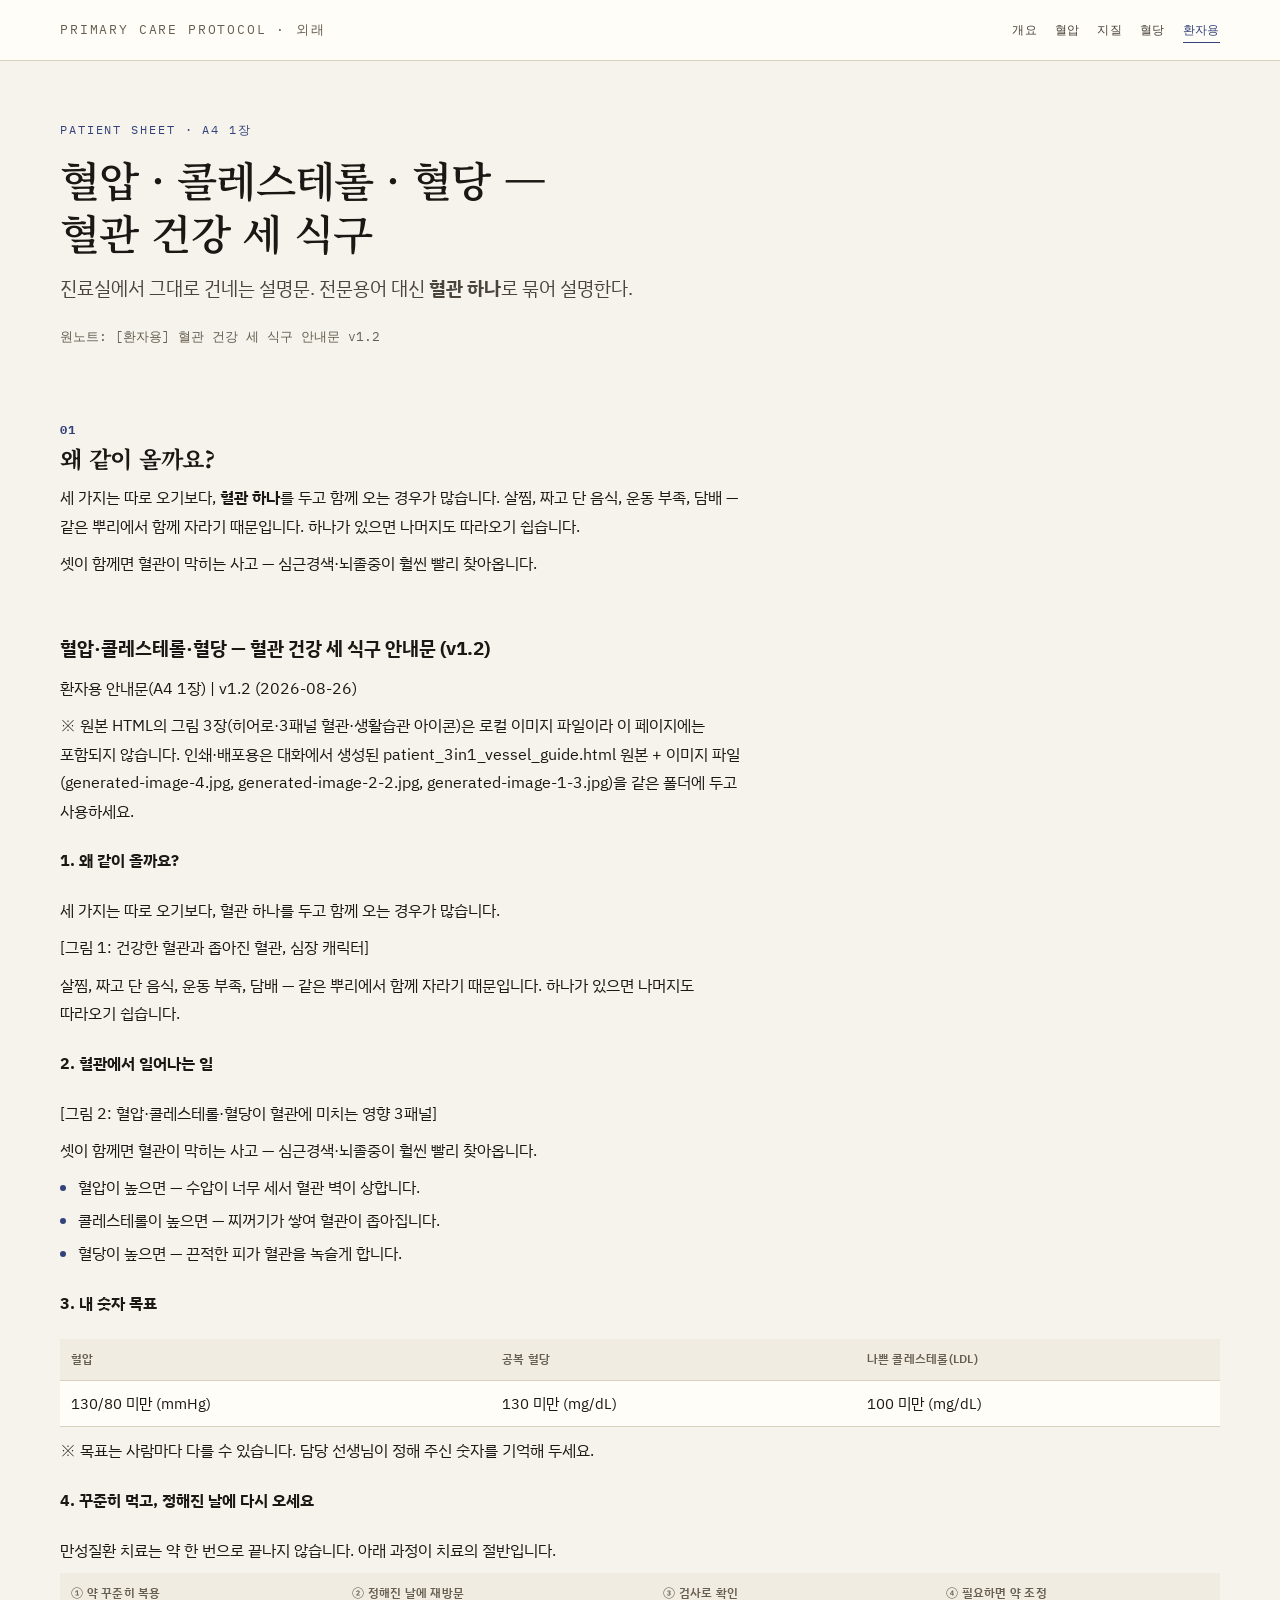
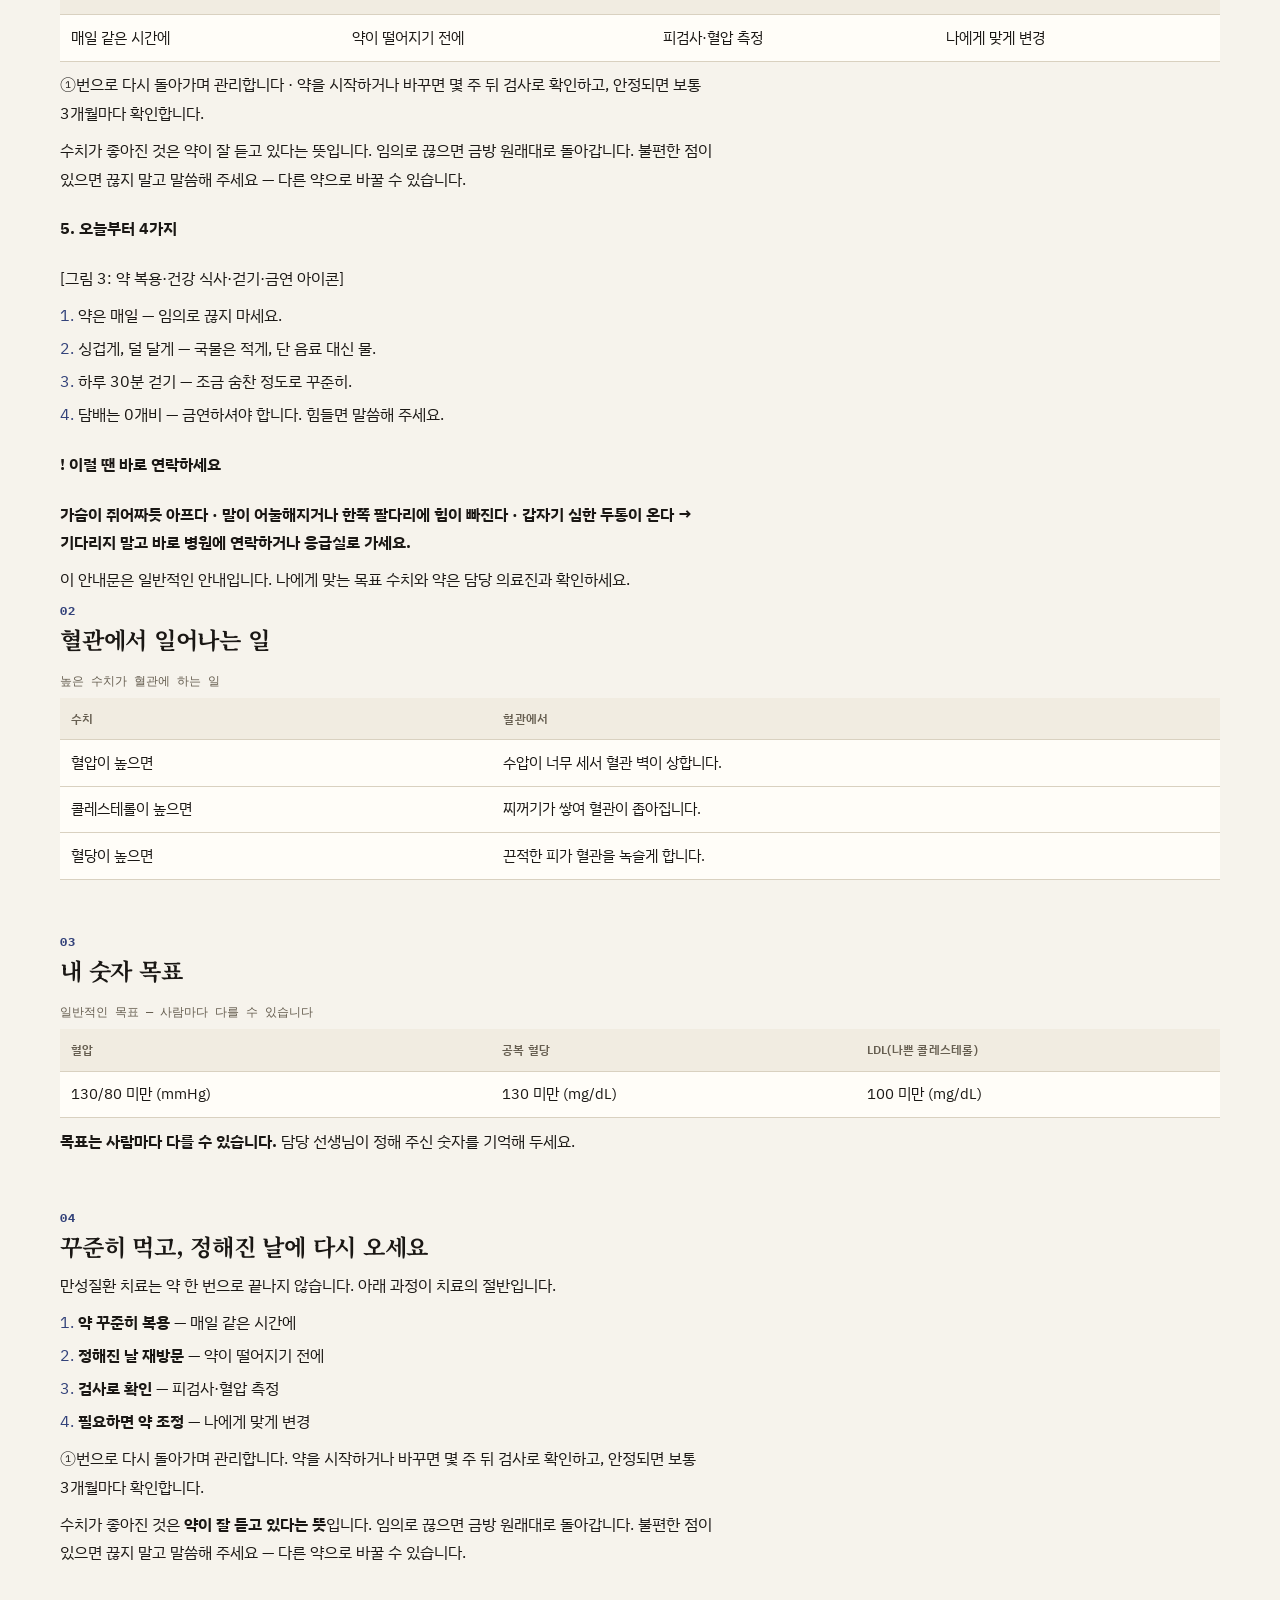
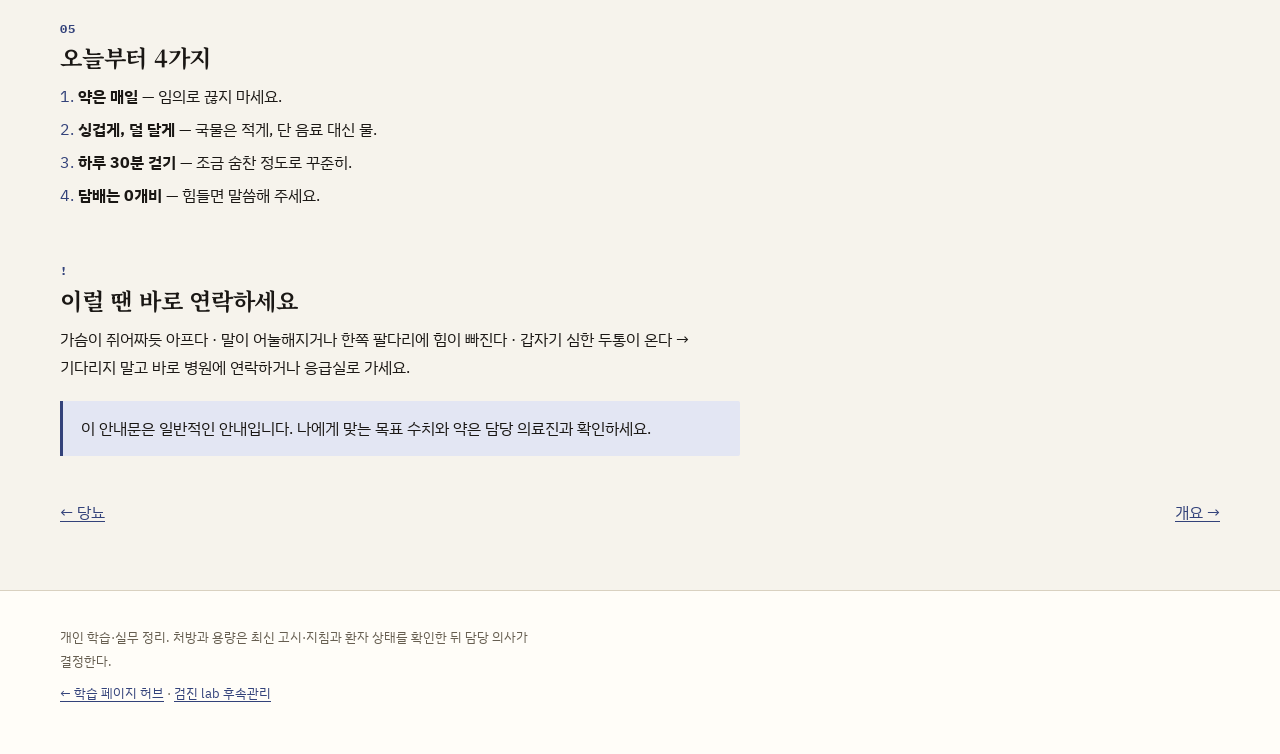
<file: handout.html>
<!DOCTYPE html>
<html lang="ko">
<head>
<meta charset="utf-8">
<meta name="viewport" content="width=device-width, initial-scale=1">
<title>환자용 안내문 — 혈압·콜레스테롤·혈당</title>
<meta name="description" content="혈압·콜레스테롤·혈당을 함께 설명하는 환자용 A4 1장: 왜 같이 오는지, 목표 숫자, 4가지 습관, 즉시 연락 기준.">
<meta property="og:title" content="환자용 안내문 — 혈압·콜레스테롤·혈당">
<meta property="og:description" content="혈압·콜레스테롤·혈당을 함께 설명하는 환자용 A4 1장: 왜 같이 오는지, 목표 숫자, 4가지 습관, 즉시 연락 기준.">
<meta property="og:type" content="website">
<link rel="preconnect" href="https://fonts.googleapis.com">
<link rel="preconnect" href="https://fonts.gstatic.com" crossorigin>
<link href="https://fonts.googleapis.com/css2?family=IBM+Plex+Mono:wght@400;500&family=IBM+Plex+Sans+KR:wght@400;500;600&family=Noto+Serif+KR:wght@600&display=swap" rel="stylesheet">
<link rel="stylesheet" href="styles/tokens.css">
<link rel="stylesheet" href="styles/site.css">
<link rel="stylesheet" href="styles/theme.css">
</head>
<body>

<header class="masthead">
  <div class="wrap">
    <a class="brand" href="index.html">Primary Care Protocol · 외래</a>
    <nav class="nav" aria-label="장 이동">
      <a href="index.html">개요</a>
      <a href="hypertension.html">혈압</a>
      <a href="lipid.html">지질</a>
      <a href="diabetes.html">혈당</a>
      <a href="handout.html" aria-current="page">환자용</a>
    </nav>
  </div>
</header>

<main>
  <div class="wrap">

    <div class="hero">
      <p class="eyebrow">Patient sheet · A4 1장</p>
      <h1>혈압 · 콜레스테롤 · 혈당 — 혈관 건강 세 식구</h1>
      <p class="lede">진료실에서 그대로 건네는 설명문. 전문용어 대신 <strong>혈관 하나</strong>로 묶어 설명한다.</p>
      <div class="meta"><span>원노트: [환자용] 혈관 건강 세 식구 안내문 v1.2</span></div>
    </div>


    <section aria-labelledby="p1">
      <h2 id="p1"><span class="num">01</span>왜 같이 올까요?</h2>
      <p>세 가지는 따로 오기보다, <strong>혈관 하나</strong>를 두고 함께 오는 경우가 많습니다.
        살찜, 짜고 단 음식, 운동 부족, 담배 — 같은 뿌리에서 함께 자라기 때문입니다.
        하나가 있으면 나머지도 따라오기 쉽습니다.</p>
      <p>셋이 함께면 혈관이 막히는 사고 — 심근경색·뇌졸중이 훨씬 빨리 찾아옵니다.</p>
    </section>

    <section aria-labelledby="p2">
<div class="onenote-insert" data-anchor="p1">
<!-- onenote-insert:p1:start -->
<h3>혈압·콜레스테롤·혈당 — 혈관 건강 세 식구 안내문 (v1.2)</h3>
<p>환자용 안내문(A4 1장) | v1.2 (2026-08-26)</p>
<p>※ 원본 HTML의 그림 3장(히어로·3패널 혈관·생활습관 아이콘)은 로컬 이미지 파일이라 이 페이지에는 포함되지 않습니다. 인쇄·배포용은 대화에서 생성된 patient_3in1_vessel_guide.html 원본 + 이미지 파일(generated-image-4.jpg, generated-image-2-2.jpg, generated-image-1-3.jpg)을 같은 폴더에 두고 사용하세요.</p>

<h4>1. 왜 같이 올까요?</h4>
<p>세 가지는 따로 오기보다, 혈관 하나를 두고 함께 오는 경우가 많습니다.</p>
<p>[그림 1: 건강한 혈관과 좁아진 혈관, 심장 캐릭터]</p>
<p>살찜, 짜고 단 음식, 운동 부족, 담배 — 같은 뿌리에서 함께 자라기 때문입니다. 하나가 있으면 나머지도 따라오기 쉽습니다.</p>

<h4>2. 혈관에서 일어나는 일</h4>
<p>[그림 2: 혈압·콜레스테롤·혈당이 혈관에 미치는 영향 3패널]</p>
<p>셋이 함께면 혈관이 막히는 사고 — 심근경색·뇌졸중이 훨씬 빨리 찾아옵니다.</p>
<ul>
<li>혈압이 높으면 — 수압이 너무 세서 혈관 벽이 상합니다.</li>
<li>콜레스테롤이 높으면 — 찌꺼기가 쌓여 혈관이 좁아집니다.</li>
<li>혈당이 높으면 — 끈적한 피가 혈관을 녹슬게 합니다.</li>
</ul>

<h4>3. 내 숫자 목표</h4>
<table>
<thead>
<tr><th>혈압</th><th>공복 혈당</th><th>나쁜 콜레스테롤(LDL)</th></tr>
</thead>
<tbody>
<tr><td>130/80 미만 (mmHg)</td><td>130 미만 (mg/dL)</td><td>100 미만 (mg/dL)</td></tr>
</tbody>
</table>
<p>※ 목표는 사람마다 다를 수 있습니다. 담당 선생님이 정해 주신 숫자를 기억해 두세요.</p>

<h4>4. 꾸준히 먹고, 정해진 날에 다시 오세요</h4>
<p>만성질환 치료는 약 한 번으로 끝나지 않습니다. 아래 과정이 치료의 절반입니다.</p>
<table>
<thead>
<tr><th>① 약 꾸준히 복용</th><th>② 정해진 날에 재방문</th><th>③ 검사로 확인</th><th>④ 필요하면 약 조정</th></tr>
</thead>
<tbody>
<tr><td>매일 같은 시간에</td><td>약이 떨어지기 전에</td><td>피검사·혈압 측정</td><td>나에게 맞게 변경</td></tr>
</tbody>
</table>
<p>①번으로 다시 돌아가며 관리합니다 · 약을 시작하거나 바꾸면 몇 주 뒤 검사로 확인하고, 안정되면 보통 3개월마다 확인합니다.</p>
<p>수치가 좋아진 것은 약이 잘 듣고 있다는 뜻입니다. 임의로 끊으면 금방 원래대로 돌아갑니다. 불편한 점이 있으면 끊지 말고 말씀해 주세요 — 다른 약으로 바꿀 수 있습니다.</p>

<h4>5. 오늘부터 4가지</h4>
<p>[그림 3: 약 복용·건강 식사·걷기·금연 아이콘]</p>
<ol>
<li>약은 매일 — 임의로 끊지 마세요.</li>
<li>싱겁게, 덜 달게 — 국물은 적게, 단 음료 대신 물.</li>
<li>하루 30분 걷기 — 조금 숨찬 정도로 꾸준히.</li>
<li>담배는 0개비 — 금연하셔야 합니다. 힘들면 말씀해 주세요.</li>
</ol>

<h4>! 이럴 땐 바로 연락하세요</h4>
<p><strong>가슴이 쥐어짜듯 아프다 · 말이 어눌해지거나 한쪽 팔다리에 힘이 빠진다 · 갑자기 심한 두통이 온다 → 기다리지 말고 바로 병원에 연락하거나 응급실로 가세요.</strong></p>
<p>이 안내문은 일반적인 안내입니다. 나에게 맞는 목표 수치와 약은 담당 의료진과 확인하세요.</p>
<!-- onenote-insert:p1:end -->
</div>
<h2 id="p2"><span class="num">02</span>혈관에서 일어나는 일</h2>
      <div class="tbl-wrap">
        <table>
          <caption>높은 수치가 혈관에 하는 일</caption>
          <thead><tr><th>수치</th><th>혈관에서</th></tr></thead>
          <tbody>
            <tr><td>혈압이 높으면</td><td>수압이 너무 세서 혈관 벽이 상합니다.</td></tr>
            <tr><td>콜레스테롤이 높으면</td><td>찌꺼기가 쌓여 혈관이 좁아집니다.</td></tr>
            <tr><td>혈당이 높으면</td><td>끈적한 피가 혈관을 녹슬게 합니다.</td></tr>
          </tbody>
        </table>
      </div>
    </section>

    <section aria-labelledby="p3">
      <h2 id="p3"><span class="num">03</span>내 숫자 목표</h2>
      <div class="tbl-wrap">
        <table>
          <caption>일반적인 목표 — 사람마다 다를 수 있습니다</caption>
          <thead><tr><th>혈압</th><th>공복 혈당</th><th>LDL(나쁜 콜레스테롤)</th></tr></thead>
          <tbody>
            <tr><td>130/80 미만 (mmHg)</td><td>130 미만 (mg/dL)</td><td>100 미만 (mg/dL)</td></tr>
          </tbody>
        </table>
      </div>
      <p><strong>목표는 사람마다 다를 수 있습니다.</strong> 담당 선생님이 정해 주신 숫자를 기억해 두세요.</p>
    </section>

    <section aria-labelledby="p4">
      <h2 id="p4"><span class="num">04</span>꾸준히 먹고, 정해진 날에 다시 오세요</h2>
      <p>만성질환 치료는 약 한 번으로 끝나지 않습니다. 아래 과정이 치료의 절반입니다.</p>
      <ol>
        <li><strong>약 꾸준히 복용</strong> — 매일 같은 시간에</li>
        <li><strong>정해진 날 재방문</strong> — 약이 떨어지기 전에</li>
        <li><strong>검사로 확인</strong> — 피검사·혈압 측정</li>
        <li><strong>필요하면 약 조정</strong> — 나에게 맞게 변경</li>
      </ol>
      <p>①번으로 다시 돌아가며 관리합니다. 약을 시작하거나 바꾸면 몇 주 뒤 검사로 확인하고, 안정되면 보통 3개월마다 확인합니다.</p>
      <p>수치가 좋아진 것은 <strong>약이 잘 듣고 있다는 뜻</strong>입니다. 임의로 끊으면 금방 원래대로 돌아갑니다.
        불편한 점이 있으면 끊지 말고 말씀해 주세요 — 다른 약으로 바꿀 수 있습니다.</p>
    </section>

    <section aria-labelledby="p5">
      <h2 id="p5"><span class="num">05</span>오늘부터 4가지</h2>
      <ol>
        <li><strong>약은 매일</strong> — 임의로 끊지 마세요.</li>
        <li><strong>싱겁게, 덜 달게</strong> — 국물은 적게, 단 음료 대신 물.</li>
        <li><strong>하루 30분 걷기</strong> — 조금 숨찬 정도로 꾸준히.</li>
        <li><strong>담배는 0개비</strong> — 힘들면 말씀해 주세요.</li>
      </ol>
    </section>

    <section aria-labelledby="p6">
      <h2 id="p6"><span class="num">!</span>이럴 땐 바로 연락하세요</h2>
      <p>가슴이 쥐어짜듯 아프다 · 말이 어눌해지거나 한쪽 팔다리에 힘이 빠진다 · 갑자기 심한 두통이 온다
        → 기다리지 말고 바로 병원에 연락하거나 응급실로 가세요.</p>
      <p class="note">이 안내문은 일반적인 안내입니다. 나에게 맞는 목표 수치와 약은 담당 의료진과 확인하세요.</p>
    </section>

    <div class="pager">
      <a href="diabetes.html">← 당뇨</a>
      <a href="index.html">개요 →</a>
    </div>
  </div>
</main>

<footer class="site">
  <div class="wrap">
    <p>개인 학습·실무 정리. 처방과 용량은 최신 고시·지침과 환자 상태를 확인한 뒤 담당 의사가 결정한다.</p>
    <p><a href="https://kimhs950627.github.io/">← 학습 페이지 허브</a> · <a href="https://kimhs950627.github.io/lab-followup/">검진 lab 후속관리</a></p>
  </div>
</footer>
</body>
</html>
</file>
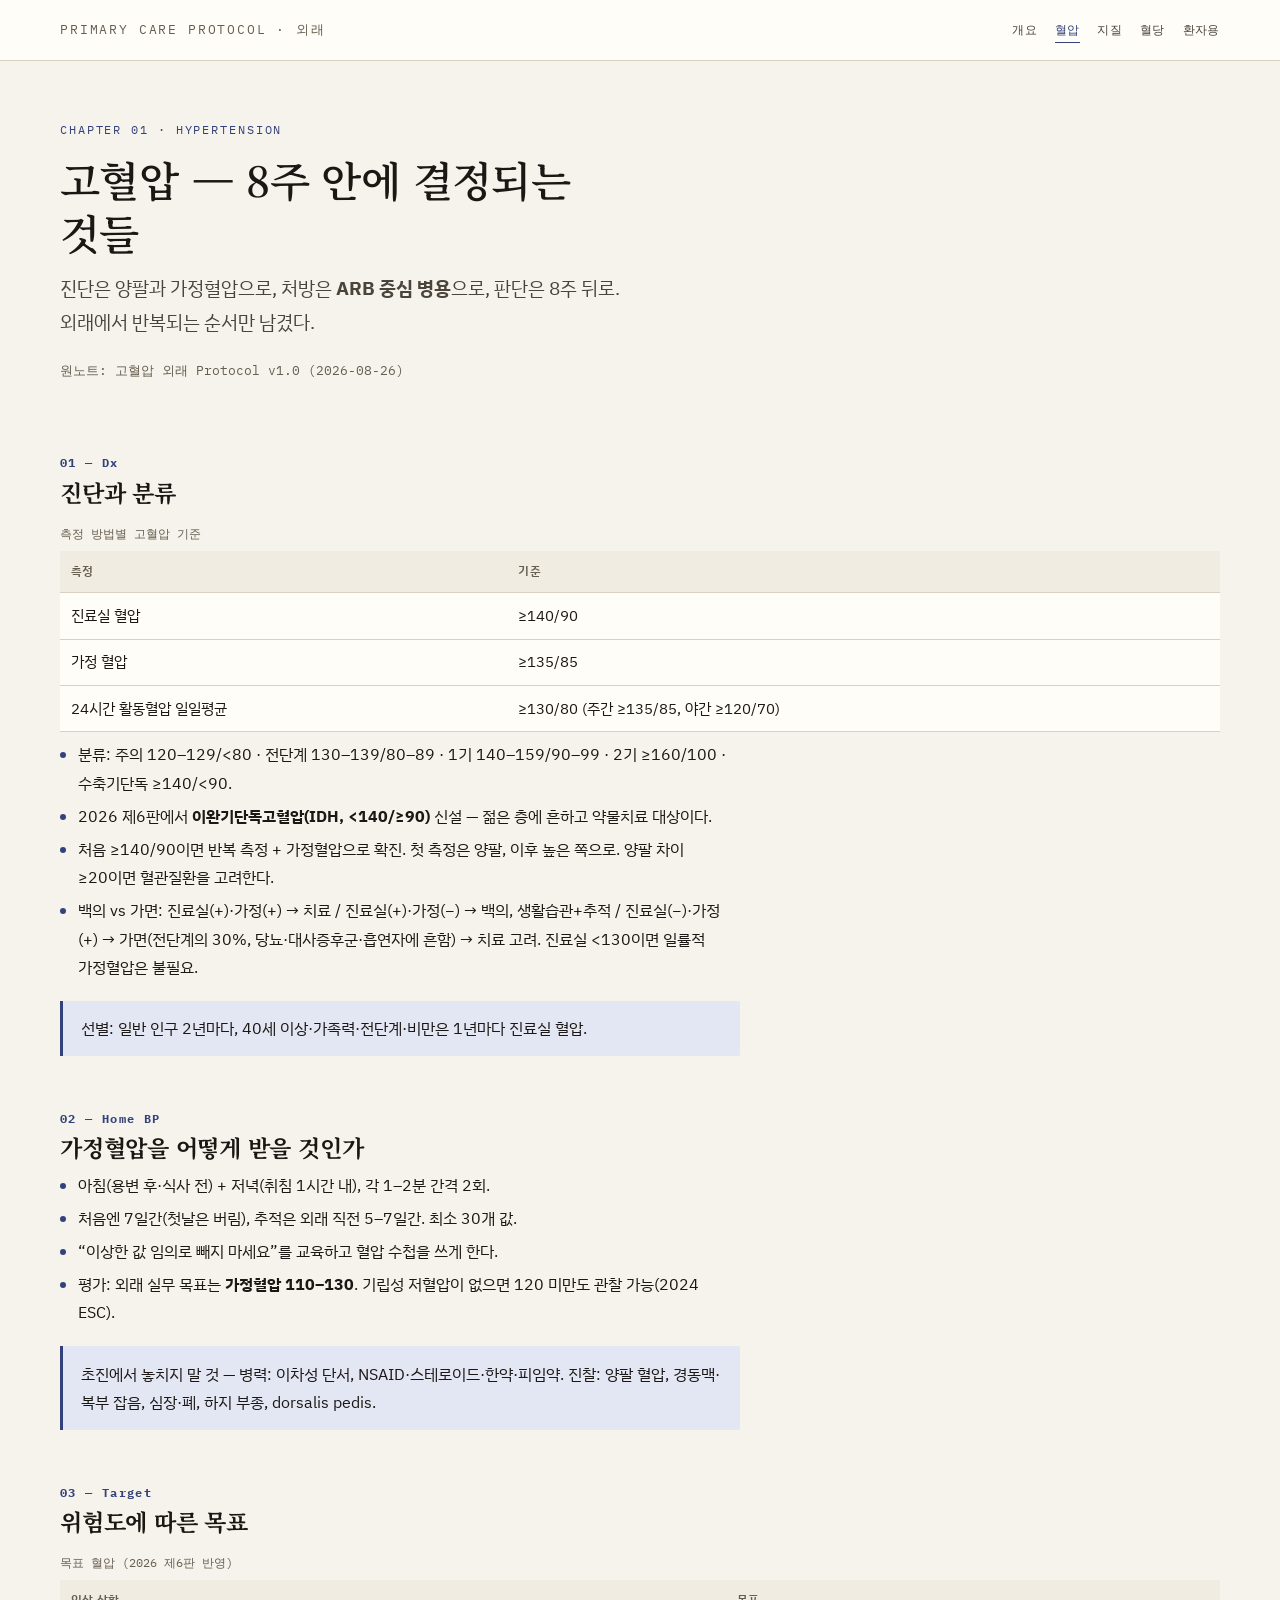
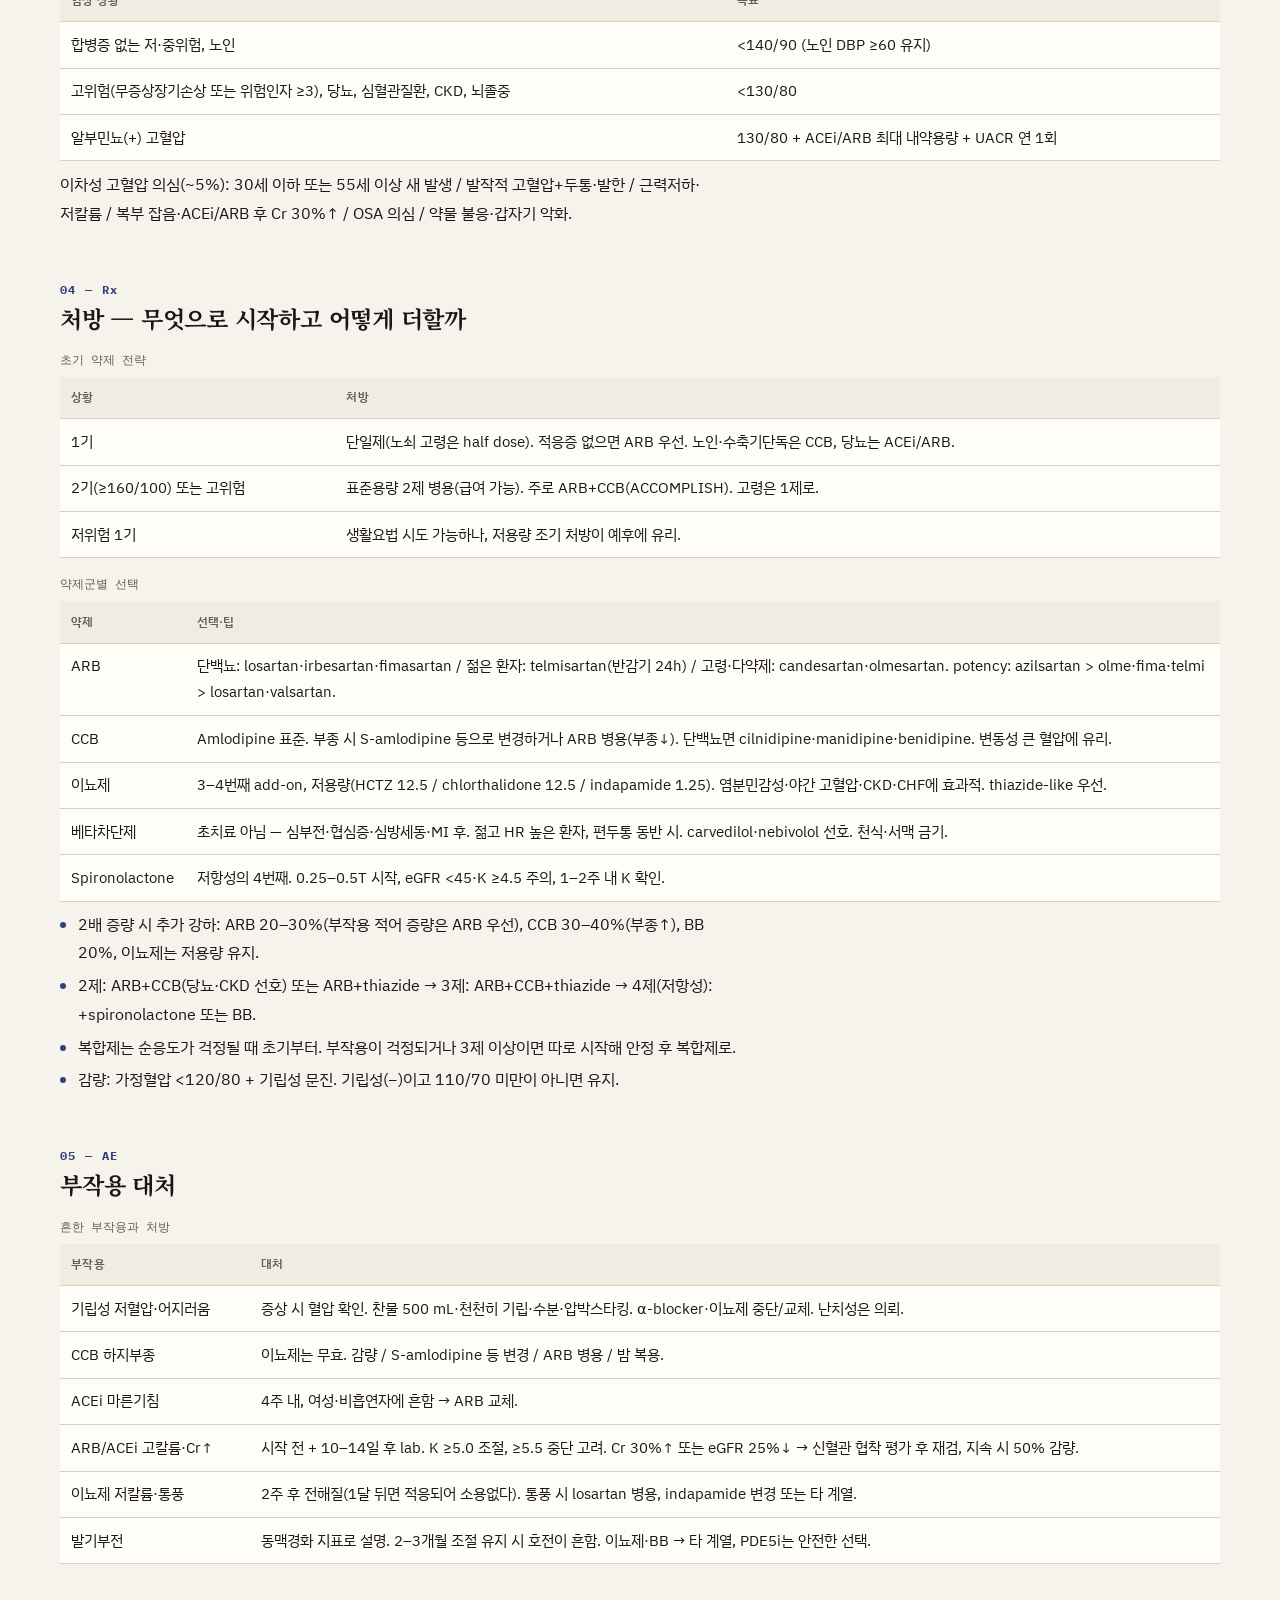
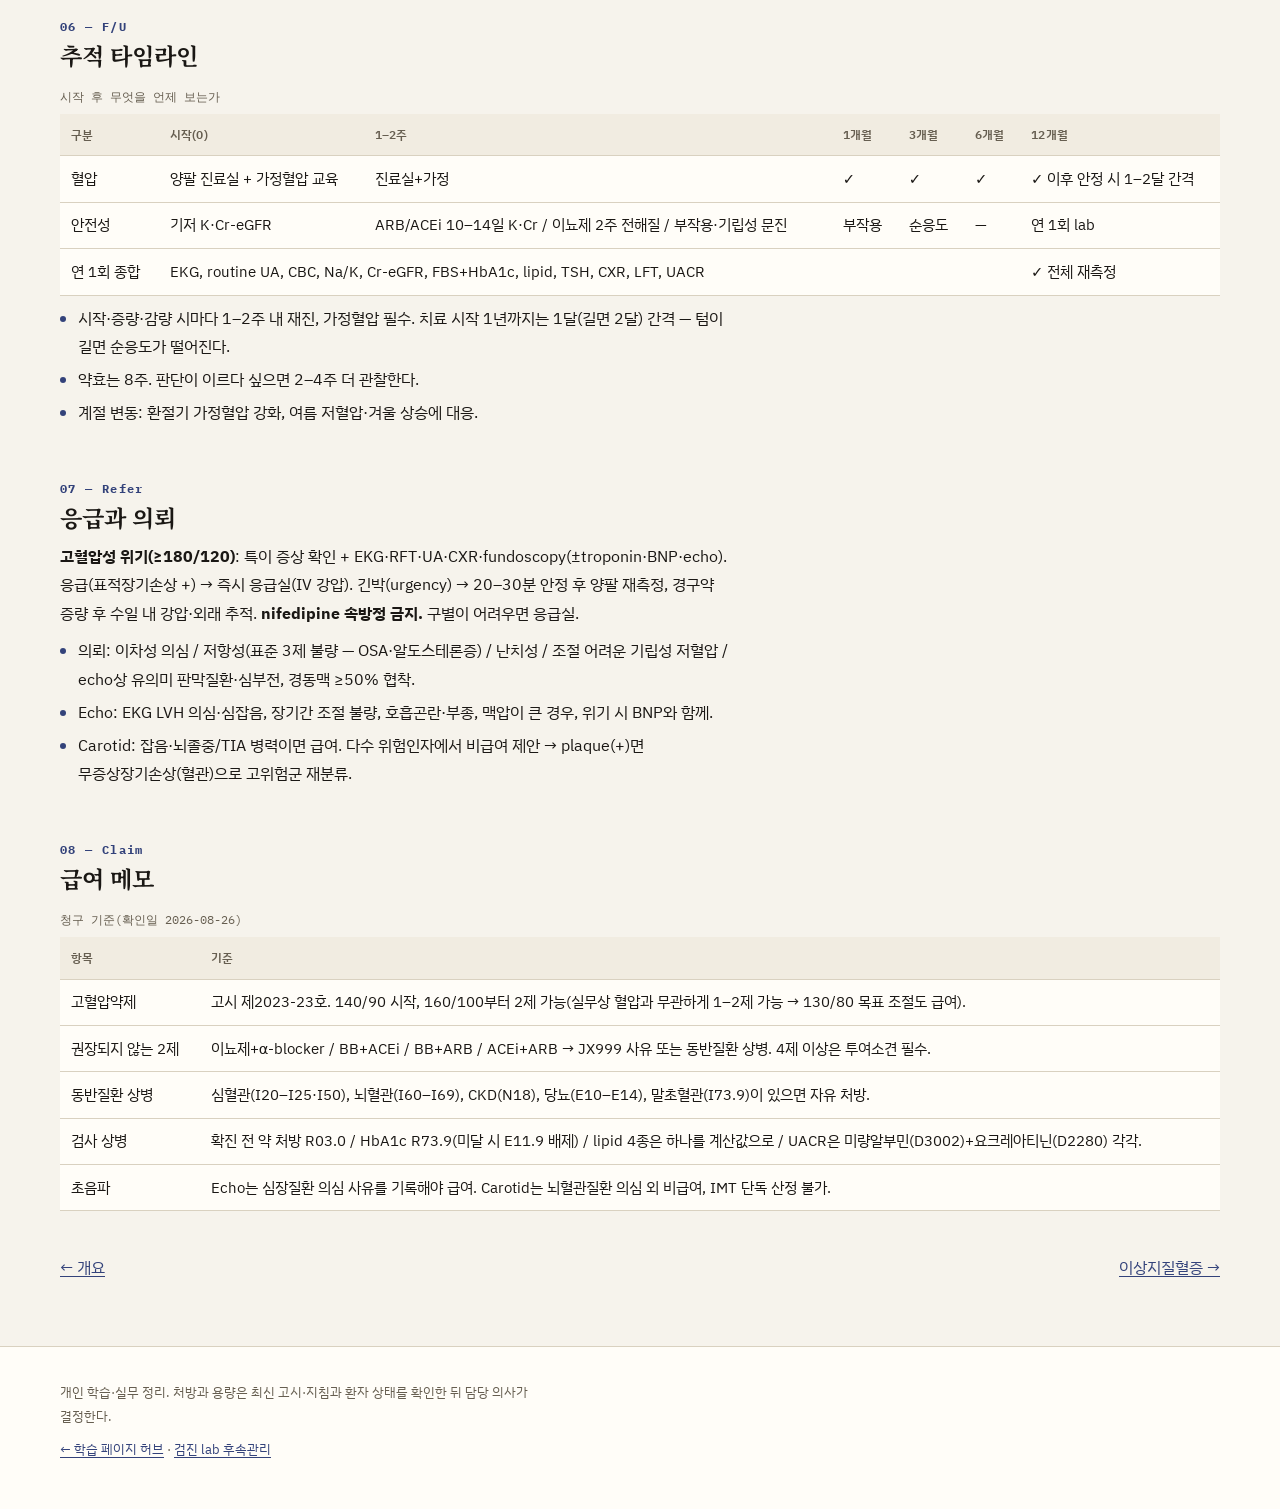
<file: hypertension.html>
<!DOCTYPE html>
<html lang="ko">
<head>
<meta charset="utf-8">
<meta name="viewport" content="width=device-width, initial-scale=1">
<title>고혈압 외래 프로토콜 — 진단·처방·추적</title>
<meta name="description" content="가정혈압 기준, 위험도별 목표, ARB 중심 병용 알고리즘, 부작용 대처와 추적 타임라인, 급여 기준.">
<meta property="og:title" content="고혈압 외래 프로토콜 — 진단·처방·추적">
<meta property="og:description" content="가정혈압 기준, 위험도별 목표, ARB 중심 병용 알고리즘, 부작용 대처와 추적 타임라인, 급여 기준.">
<meta property="og:type" content="website">
<link rel="preconnect" href="https://fonts.googleapis.com">
<link rel="preconnect" href="https://fonts.gstatic.com" crossorigin>
<link href="https://fonts.googleapis.com/css2?family=IBM+Plex+Mono:wght@400;500&family=IBM+Plex+Sans+KR:wght@400;500;600&family=Noto+Serif+KR:wght@600&display=swap" rel="stylesheet">
<link rel="stylesheet" href="styles/tokens.css">
<link rel="stylesheet" href="styles/site.css">
<link rel="stylesheet" href="styles/theme.css">
</head>
<body>

<header class="masthead">
  <div class="wrap">
    <a class="brand" href="index.html">Primary Care Protocol · 외래</a>
    <nav class="nav" aria-label="장 이동">
      <a href="index.html">개요</a>
      <a href="hypertension.html" aria-current="page">혈압</a>
      <a href="lipid.html">지질</a>
      <a href="diabetes.html">혈당</a>
      <a href="handout.html">환자용</a>
    </nav>
  </div>
</header>

<main>
  <div class="wrap">

    <div class="hero">
      <p class="eyebrow">Chapter 01 · Hypertension</p>
      <h1>고혈압 — 8주 안에 결정되는 것들</h1>
      <p class="lede">진단은 양팔과 가정혈압으로, 처방은 <strong>ARB 중심 병용</strong>으로, 판단은 8주 뒤로. 외래에서 반복되는 순서만 남겼다.</p>
      <div class="meta"><span>원노트: 고혈압 외래 Protocol v1.0 (2026-08-26)</span></div>
    </div>


    <section aria-labelledby="h1">
      <h2 id="h1"><span class="num">01 — Dx</span>진단과 분류</h2>
      <div class="tbl-wrap">
        <table>
          <caption>측정 방법별 고혈압 기준</caption>
          <thead><tr><th>측정</th><th>기준</th></tr></thead>
          <tbody>
            <tr><td>진료실 혈압</td><td>≥140/90</td></tr>
            <tr><td>가정 혈압</td><td>≥135/85</td></tr>
            <tr><td>24시간 활동혈압 일일평균</td><td>≥130/80 (주간 ≥135/85, 야간 ≥120/70)</td></tr>
          </tbody>
        </table>
      </div>
      <ul>
        <li>분류: 주의 120–129/&lt;80 · 전단계 130–139/80–89 · 1기 140–159/90–99 · 2기 ≥160/100 · 수축기단독 ≥140/&lt;90.</li>
        <li>2026 제6판에서 <strong>이완기단독고혈압(IDH, &lt;140/≥90)</strong> 신설 — 젊은 층에 흔하고 약물치료 대상이다.</li>
        <li>처음 ≥140/90이면 반복 측정 + 가정혈압으로 확진. 첫 측정은 양팔, 이후 높은 쪽으로. 양팔 차이 ≥20이면 혈관질환을 고려한다.</li>
        <li>백의 vs 가면: 진료실(+)·가정(+) → 치료 / 진료실(+)·가정(−) → 백의, 생활습관+추적 / 진료실(−)·가정(+) → 가면(전단계의 30%, 당뇨·대사증후군·흡연자에 흔함) → 치료 고려. 진료실 &lt;130이면 일률적 가정혈압은 불필요.</li>
      </ul>
      <p class="note">선별: 일반 인구 2년마다, 40세 이상·가족력·전단계·비만은 1년마다 진료실 혈압.</p>
    </section>

    <section aria-labelledby="h2">
      <h2 id="h2"><span class="num">02 — Home BP</span>가정혈압을 어떻게 받을 것인가</h2>
      <ul>
        <li>아침(용변 후·식사 전) + 저녁(취침 1시간 내), 각 1–2분 간격 2회.</li>
        <li>처음엔 7일간(첫날은 버림), 추적은 외래 직전 5–7일간. 최소 30개 값.</li>
        <li>“이상한 값 임의로 빼지 마세요”를 교육하고 혈압 수첩을 쓰게 한다.</li>
        <li>평가: 외래 실무 목표는 <strong>가정혈압 110–130</strong>. 기립성 저혈압이 없으면 120 미만도 관찰 가능(2024 ESC).</li>
      </ul>
      <p class="note">초진에서 놓치지 말 것 — 병력: 이차성 단서, NSAID·스테로이드·한약·피임약. 진찰: 양팔 혈압, 경동맥·복부 잡음, 심장·폐, 하지 부종, dorsalis pedis.</p>
    </section>

    <section aria-labelledby="h3">
      <h2 id="h3"><span class="num">03 — Target</span>위험도에 따른 목표</h2>
      <div class="tbl-wrap">
        <table>
          <caption>목표 혈압 (2026 제6판 반영)</caption>
          <thead><tr><th>임상 상황</th><th>목표</th></tr></thead>
          <tbody>
            <tr><td>합병증 없는 저·중위험, 노인</td><td>&lt;140/90 (노인 DBP ≥60 유지)</td></tr>
            <tr><td>고위험(무증상장기손상 또는 위험인자 ≥3), 당뇨, 심혈관질환, CKD, 뇌졸중</td><td>&lt;130/80</td></tr>
            <tr><td>알부민뇨(+) 고혈압</td><td>130/80 + ACEi/ARB 최대 내약용량 + UACR 연 1회</td></tr>
          </tbody>
        </table>
      </div>
      <p>이차성 고혈압 의심(~5%): 30세 이하 또는 55세 이상 새 발생 / 발작적 고혈압+두통·발한 / 근력저하·저칼륨 /
        복부 잡음·ACEi/ARB 후 Cr 30%↑ / OSA 의심 / 약물 불응·갑자기 악화.</p>
    </section>

    <section aria-labelledby="h4">
      <h2 id="h4"><span class="num">04 — Rx</span>처방 — 무엇으로 시작하고 어떻게 더할까</h2>
      <div class="tbl-wrap">
        <table>
          <caption>초기 약제 전략</caption>
          <thead><tr><th>상황</th><th>처방</th></tr></thead>
          <tbody>
            <tr><td>1기</td><td>단일제(노쇠 고령은 half dose). 적응증 없으면 ARB 우선. 노인·수축기단독은 CCB, 당뇨는 ACEi/ARB.</td></tr>
            <tr><td>2기(≥160/100) 또는 고위험</td><td>표준용량 2제 병용(급여 가능). 주로 ARB+CCB(ACCOMPLISH). 고령은 1제로.</td></tr>
            <tr><td>저위험 1기</td><td>생활요법 시도 가능하나, 저용량 조기 처방이 예후에 유리.</td></tr>
          </tbody>
        </table>
      </div>
      <div class="tbl-wrap">
        <table>
          <caption>약제군별 선택</caption>
          <thead><tr><th>약제</th><th>선택·팁</th></tr></thead>
          <tbody>
            <tr><td>ARB</td><td>단백뇨: losartan·irbesartan·fimasartan / 젊은 환자: telmisartan(반감기 24h) / 고령·다약제: candesartan·olmesartan. potency: azilsartan &gt; olme·fima·telmi &gt; losartan·valsartan.</td></tr>
            <tr><td>CCB</td><td>Amlodipine 표준. 부종 시 S-amlodipine 등으로 변경하거나 ARB 병용(부종↓). 단백뇨면 cilnidipine·manidipine·benidipine. 변동성 큰 혈압에 유리.</td></tr>
            <tr><td>이뇨제</td><td>3–4번째 add-on, 저용량(HCTZ 12.5 / chlorthalidone 12.5 / indapamide 1.25). 염분민감성·야간 고혈압·CKD·CHF에 효과적. thiazide-like 우선.</td></tr>
            <tr><td>베타차단제</td><td>초치료 아님 — 심부전·협심증·심방세동·MI 후. 젊고 HR 높은 환자, 편두통 동반 시. carvedilol·nebivolol 선호. 천식·서맥 금기.</td></tr>
            <tr><td>Spironolactone</td><td>저항성의 4번째. 0.25–0.5T 시작, eGFR &lt;45·K ≥4.5 주의, 1–2주 내 K 확인.</td></tr>
          </tbody>
        </table>
      </div>
      <ul>
        <li>2배 증량 시 추가 강하: ARB 20–30%(부작용 적어 증량은 ARB 우선), CCB 30–40%(부종↑), BB 20%, 이뇨제는 저용량 유지.</li>
        <li>2제: ARB+CCB(당뇨·CKD 선호) 또는 ARB+thiazide → 3제: ARB+CCB+thiazide → 4제(저항성): +spironolactone 또는 BB.</li>
        <li>복합제는 순응도가 걱정될 때 초기부터. 부작용이 걱정되거나 3제 이상이면 따로 시작해 안정 후 복합제로.</li>
        <li>감량: 가정혈압 &lt;120/80 + 기립성 문진. 기립성(−)이고 110/70 미만이 아니면 유지.</li>
      </ul>
    </section>

    <section aria-labelledby="h5">
      <h2 id="h5"><span class="num">05 — AE</span>부작용 대처</h2>
      <div class="tbl-wrap">
        <table>
          <caption>흔한 부작용과 처방</caption>
          <thead><tr><th>부작용</th><th>대처</th></tr></thead>
          <tbody>
            <tr><td>기립성 저혈압·어지러움</td><td>증상 시 혈압 확인. 찬물 500 mL·천천히 기립·수분·압박스타킹. α-blocker·이뇨제 중단/교체. 난치성은 의뢰.</td></tr>
            <tr><td>CCB 하지부종</td><td>이뇨제는 무효. 감량 / S-amlodipine 등 변경 / ARB 병용 / 밤 복용.</td></tr>
            <tr><td>ACEi 마른기침</td><td>4주 내, 여성·비흡연자에 흔함 → ARB 교체.</td></tr>
            <tr><td>ARB/ACEi 고칼륨·Cr↑</td><td>시작 전 + 10–14일 후 lab. K ≥5.0 조절, ≥5.5 중단 고려. Cr 30%↑ 또는 eGFR 25%↓ → 신혈관 협착 평가 후 재검, 지속 시 50% 감량.</td></tr>
            <tr><td>이뇨제 저칼륨·통풍</td><td>2주 후 전해질(1달 뒤면 적응되어 소용없다). 통풍 시 losartan 병용, indapamide 변경 또는 타 계열.</td></tr>
            <tr><td>발기부전</td><td>동맥경화 지표로 설명. 2–3개월 조절 유지 시 호전이 흔함. 이뇨제·BB → 타 계열, PDE5i는 안전한 선택.</td></tr>
          </tbody>
        </table>
      </div>
    </section>

    <section aria-labelledby="h6">
      <h2 id="h6"><span class="num">06 — F/U</span>추적 타임라인</h2>
      <div class="tbl-wrap">
        <table>
          <caption>시작 후 무엇을 언제 보는가</caption>
          <thead><tr><th>구분</th><th>시작(0)</th><th>1–2주</th><th>1개월</th><th>3개월</th><th>6개월</th><th>12개월</th></tr></thead>
          <tbody>
            <tr><td>혈압</td><td>양팔 진료실 + 가정혈압 교육</td><td>진료실+가정</td><td>✓</td><td>✓</td><td>✓</td><td>✓ 이후 안정 시 1–2달 간격</td></tr>
            <tr><td>안전성</td><td>기저 K·Cr-eGFR</td><td>ARB/ACEi 10–14일 K·Cr / 이뇨제 2주 전해질 / 부작용·기립성 문진</td><td>부작용</td><td>순응도</td><td>—</td><td>연 1회 lab</td></tr>
            <tr><td>연 1회 종합</td><td colspan="5">EKG, routine UA, CBC, Na/K, Cr-eGFR, FBS+HbA1c, lipid, TSH, CXR, LFT, UACR</td><td>✓ 전체 재측정</td></tr>
          </tbody>
        </table>
      </div>
      <ul>
        <li>시작·증량·감량 시마다 1–2주 내 재진, 가정혈압 필수. 치료 시작 1년까지는 1달(길면 2달) 간격 — 텀이 길면 순응도가 떨어진다.</li>
        <li>약효는 8주. 판단이 이르다 싶으면 2–4주 더 관찰한다.</li>
        <li>계절 변동: 환절기 가정혈압 강화, 여름 저혈압·겨울 상승에 대응.</li>
      </ul>
    </section>

    <section aria-labelledby="h7">
      <h2 id="h7"><span class="num">07 — Refer</span>응급과 의뢰</h2>
      <p><strong>고혈압성 위기(≥180/120)</strong>: 특이 증상 확인 + EKG·RFT·UA·CXR·fundoscopy(±troponin·BNP·echo).
        응급(표적장기손상 +) → 즉시 응급실(IV 강압). 긴박(urgency) → 20–30분 안정 후 양팔 재측정, 경구약 증량 후 수일 내 강압·외래 추적.
        <strong>nifedipine 속방정 금지.</strong> 구별이 어려우면 응급실.</p>
      <ul>
        <li>의뢰: 이차성 의심 / 저항성(표준 3제 불량 — OSA·알도스테론증) / 난치성 / 조절 어려운 기립성 저혈압 / echo상 유의미 판막질환·심부전, 경동맥 ≥50% 협착.</li>
        <li>Echo: EKG LVH 의심·심잡음, 장기간 조절 불량, 호흡곤란·부종, 맥압이 큰 경우, 위기 시 BNP와 함께.</li>
        <li>Carotid: 잡음·뇌졸중/TIA 병력이면 급여. 다수 위험인자에서 비급여 제안 → plaque(+)면 무증상장기손상(혈관)으로 고위험군 재분류.</li>
      </ul>
    </section>

    <section aria-labelledby="h8">
      <h2 id="h8"><span class="num">08 — Claim</span>급여 메모</h2>
      <div class="tbl-wrap">
        <table>
          <caption>청구 기준(확인일 2026-08-26)</caption>
          <thead><tr><th>항목</th><th>기준</th></tr></thead>
          <tbody>
            <tr><td>고혈압약제</td><td>고시 제2023-23호. 140/90 시작, 160/100부터 2제 가능(실무상 혈압과 무관하게 1–2제 가능 → 130/80 목표 조절도 급여).</td></tr>
            <tr><td>권장되지 않는 2제</td><td>이뇨제+α-blocker / BB+ACEi / BB+ARB / ACEi+ARB → JX999 사유 또는 동반질환 상병. 4제 이상은 투여소견 필수.</td></tr>
            <tr><td>동반질환 상병</td><td>심혈관(I20–I25·I50), 뇌혈관(I60–I69), CKD(N18), 당뇨(E10–E14), 말초혈관(I73.9)이 있으면 자유 처방.</td></tr>
            <tr><td>검사 상병</td><td>확진 전 약 처방 R03.0 / HbA1c R73.9(미달 시 E11.9 배제) / lipid 4종은 하나를 계산값으로 / UACR은 미량알부민(D3002)+요크레아티닌(D2280) 각각.</td></tr>
            <tr><td>초음파</td><td>Echo는 심장질환 의심 사유를 기록해야 급여. Carotid는 뇌혈관질환 의심 외 비급여, IMT 단독 산정 불가.</td></tr>
          </tbody>
        </table>
      </div>
    </section>

    <div class="pager">
      <a href="index.html">← 개요</a>
      <a href="lipid.html">이상지질혈증 →</a>
    </div>
  </div>
</main>

<footer class="site">
  <div class="wrap">
    <p>개인 학습·실무 정리. 처방과 용량은 최신 고시·지침과 환자 상태를 확인한 뒤 담당 의사가 결정한다.</p>
    <p><a href="https://kimhs950627.github.io/">← 학습 페이지 허브</a> · <a href="https://kimhs950627.github.io/lab-followup/">검진 lab 후속관리</a></p>
  </div>
</footer>
</body>
</html>
</file>
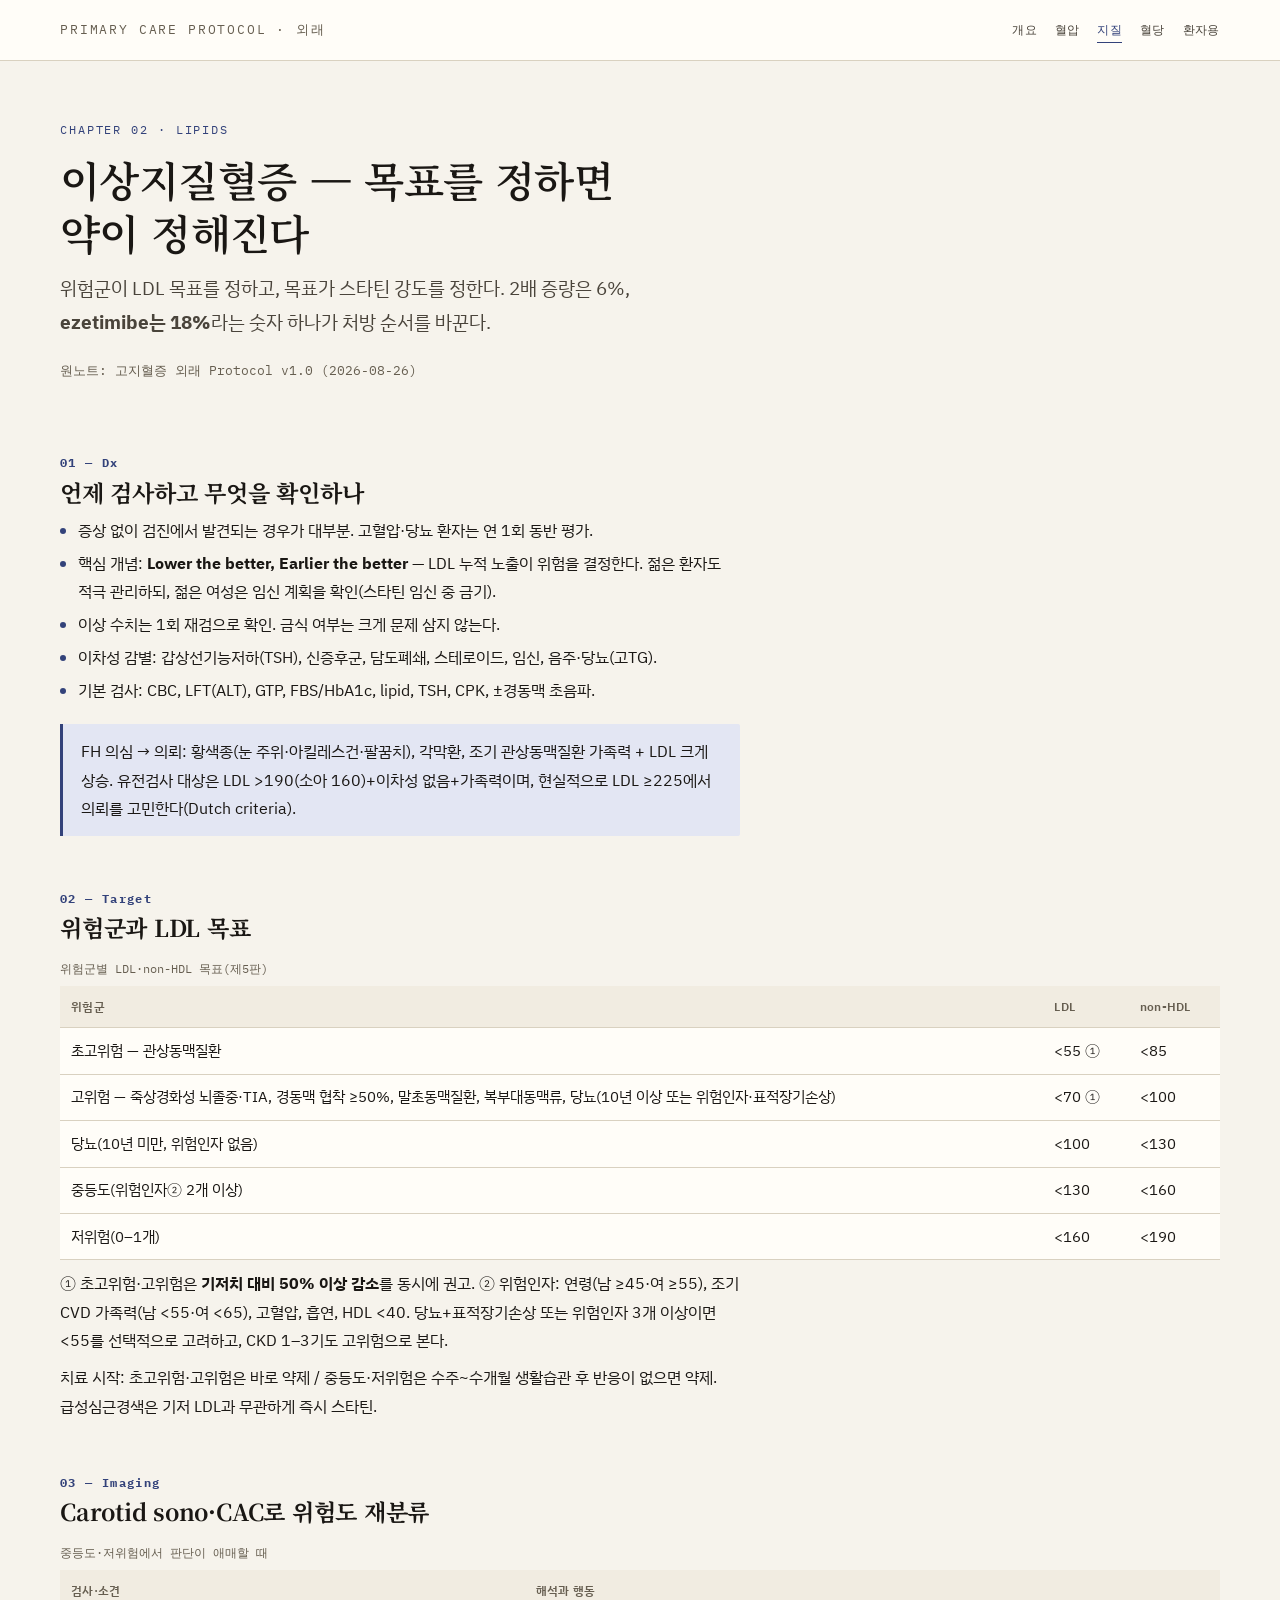
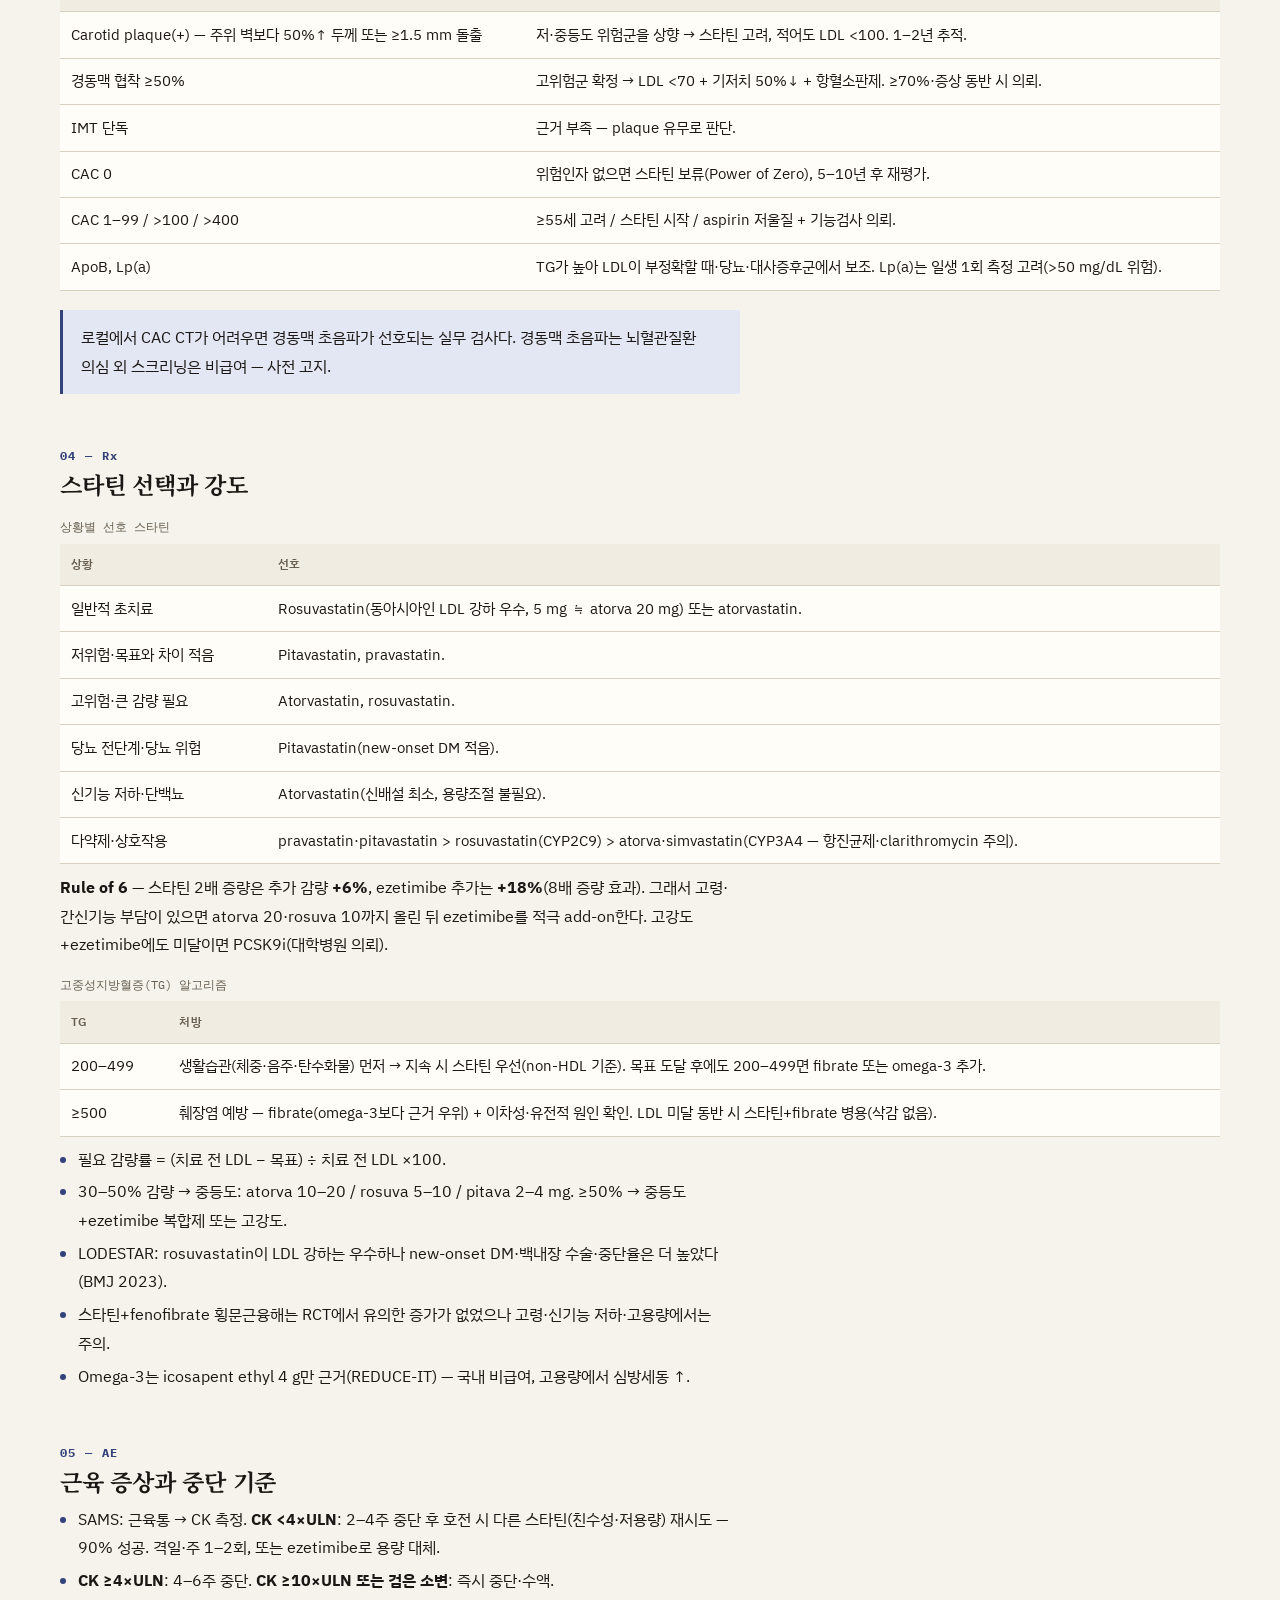
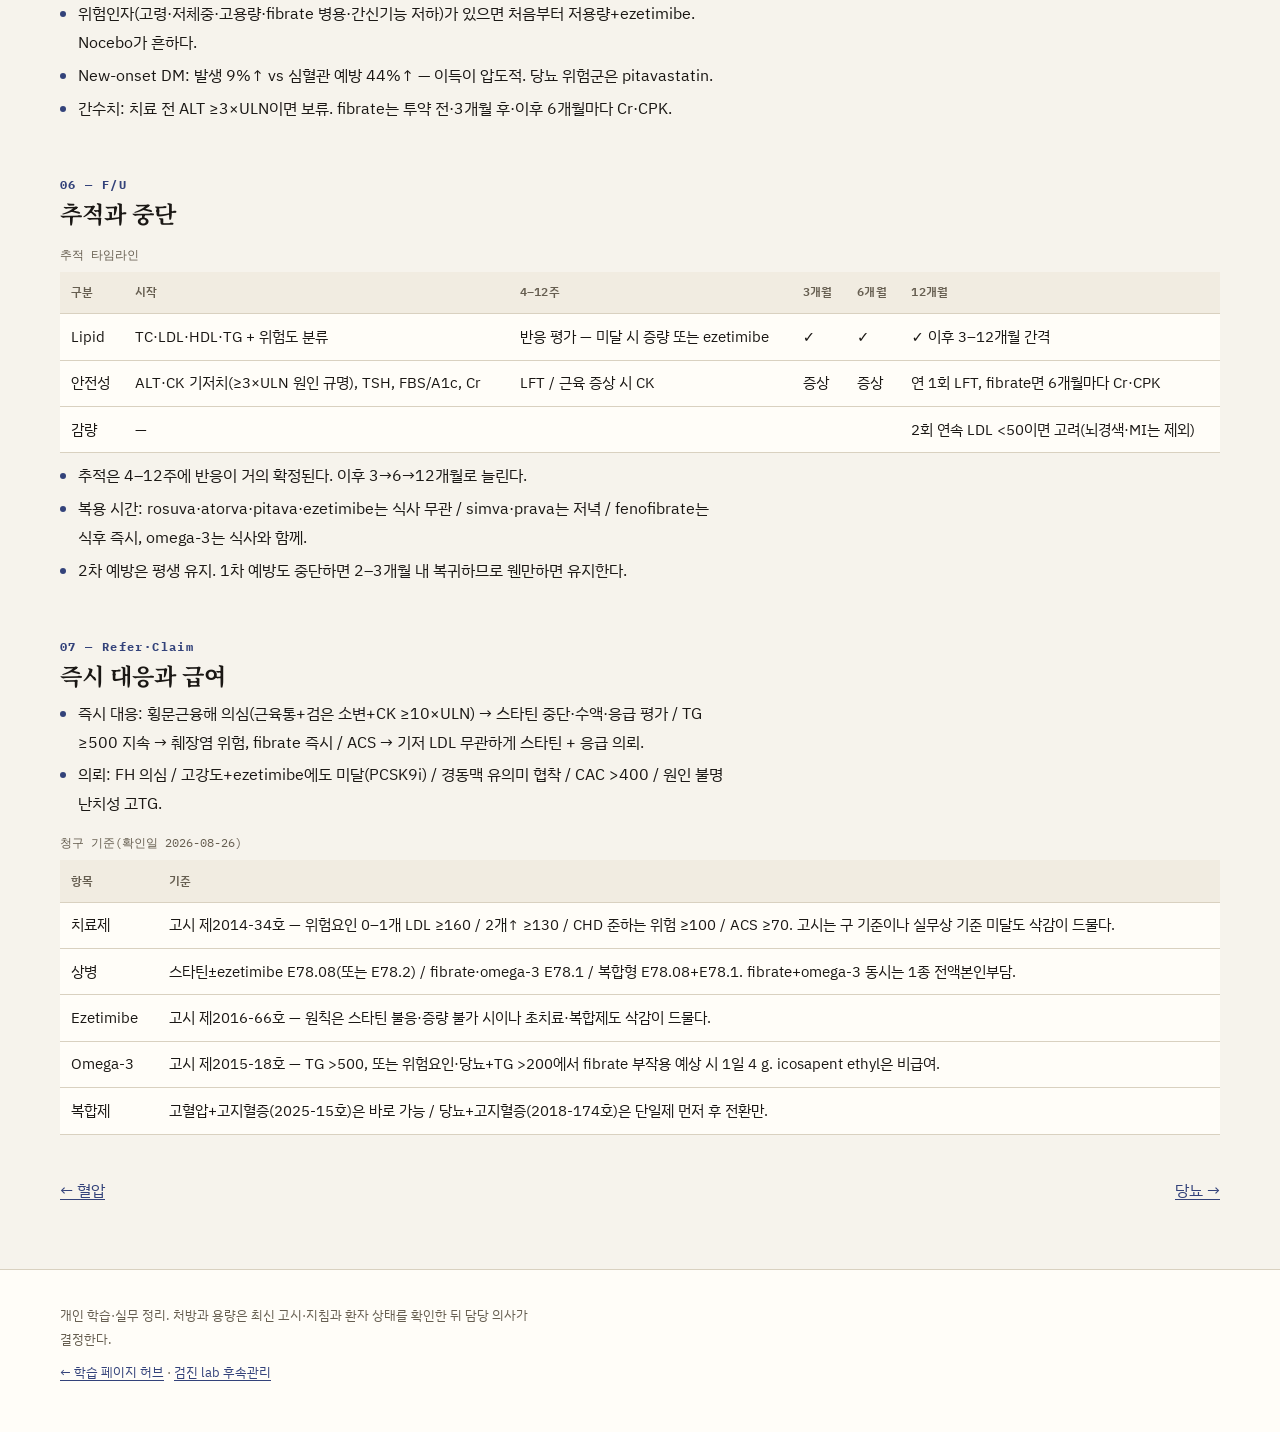
<file: lipid.html>
<!DOCTYPE html>
<html lang="ko">
<head>
<meta charset="utf-8">
<meta name="viewport" content="width=device-width, initial-scale=1">
<title>이상지질혈증 외래 프로토콜 — 위험도·스타틴·추적</title>
<meta name="description" content="위험군별 LDL 목표, 스타틴 선택과 Rule of 6, ezetimibe 병용, 근육 부작용 대처, 추적 타임라인, 급여 기준.">
<meta property="og:title" content="이상지질혈증 외래 프로토콜 — 위험도·스타틴·추적">
<meta property="og:description" content="위험군별 LDL 목표, 스타틴 선택과 Rule of 6, ezetimibe 병용, 근육 부작용 대처, 추적 타임라인, 급여 기준.">
<meta property="og:type" content="website">
<link rel="preconnect" href="https://fonts.googleapis.com">
<link rel="preconnect" href="https://fonts.gstatic.com" crossorigin>
<link href="https://fonts.googleapis.com/css2?family=IBM+Plex+Mono:wght@400;500&family=IBM+Plex+Sans+KR:wght@400;500;600&family=Noto+Serif+KR:wght@600&display=swap" rel="stylesheet">
<link rel="stylesheet" href="styles/tokens.css">
<link rel="stylesheet" href="styles/site.css">
<link rel="stylesheet" href="styles/theme.css">
</head>
<body>

<header class="masthead">
  <div class="wrap">
    <a class="brand" href="index.html">Primary Care Protocol · 외래</a>
    <nav class="nav" aria-label="장 이동">
      <a href="index.html">개요</a>
      <a href="hypertension.html">혈압</a>
      <a href="lipid.html" aria-current="page">지질</a>
      <a href="diabetes.html">혈당</a>
      <a href="handout.html">환자용</a>
    </nav>
  </div>
</header>

<main>
  <div class="wrap">

    <div class="hero">
      <p class="eyebrow">Chapter 02 · Lipids</p>
      <h1>이상지질혈증 — 목표를 정하면 약이 정해진다</h1>
      <p class="lede">위험군이 LDL 목표를 정하고, 목표가 스타틴 강도를 정한다. 2배 증량은 6%, <strong>ezetimibe는 18%</strong>라는 숫자 하나가 처방 순서를 바꾼다.</p>
      <div class="meta"><span>원노트: 고지혈증 외래 Protocol v1.0 (2026-08-26)</span></div>
    </div>


    <section aria-labelledby="l1">
      <h2 id="l1"><span class="num">01 — Dx</span>언제 검사하고 무엇을 확인하나</h2>
      <ul>
        <li>증상 없이 검진에서 발견되는 경우가 대부분. 고혈압·당뇨 환자는 연 1회 동반 평가.</li>
        <li>핵심 개념: <strong>Lower the better, Earlier the better</strong> — LDL 누적 노출이 위험을 결정한다. 젊은 환자도 적극 관리하되, 젊은 여성은 임신 계획을 확인(스타틴 임신 중 금기).</li>
        <li>이상 수치는 1회 재검으로 확인. 금식 여부는 크게 문제 삼지 않는다.</li>
        <li>이차성 감별: 갑상선기능저하(TSH), 신증후군, 담도폐쇄, 스테로이드, 임신, 음주·당뇨(고TG).</li>
        <li>기본 검사: CBC, LFT(ALT), GTP, FBS/HbA1c, lipid, TSH, CPK, ±경동맥 초음파.</li>
      </ul>
      <p class="note">FH 의심 → 의뢰: 황색종(눈 주위·아킬레스건·팔꿈치), 각막환, 조기 관상동맥질환 가족력 + LDL 크게 상승.
        유전검사 대상은 LDL &gt;190(소아 160)+이차성 없음+가족력이며, 현실적으로 LDL ≥225에서 의뢰를 고민한다(Dutch criteria).</p>
    </section>

    <section aria-labelledby="l2">
      <h2 id="l2"><span class="num">02 — Target</span>위험군과 LDL 목표</h2>
      <div class="tbl-wrap">
        <table>
          <caption>위험군별 LDL·non-HDL 목표(제5판)</caption>
          <thead><tr><th>위험군</th><th>LDL</th><th>non-HDL</th></tr></thead>
          <tbody>
            <tr><td>초고위험 — 관상동맥질환</td><td>&lt;55 ①</td><td>&lt;85</td></tr>
            <tr><td>고위험 — 죽상경화성 뇌졸중·TIA, 경동맥 협착 ≥50%, 말초동맥질환, 복부대동맥류, 당뇨(10년 이상 또는 위험인자·표적장기손상)</td><td>&lt;70 ①</td><td>&lt;100</td></tr>
            <tr><td>당뇨(10년 미만, 위험인자 없음)</td><td>&lt;100</td><td>&lt;130</td></tr>
            <tr><td>중등도(위험인자② 2개 이상)</td><td>&lt;130</td><td>&lt;160</td></tr>
            <tr><td>저위험(0–1개)</td><td>&lt;160</td><td>&lt;190</td></tr>
          </tbody>
        </table>
      </div>
      <p>① 초고위험·고위험은 <strong>기저치 대비 50% 이상 감소</strong>를 동시에 권고.
        ② 위험인자: 연령(남 ≥45·여 ≥55), 조기 CVD 가족력(남 &lt;55·여 &lt;65), 고혈압, 흡연, HDL &lt;40.
        당뇨+표적장기손상 또는 위험인자 3개 이상이면 &lt;55를 선택적으로 고려하고, CKD 1–3기도 고위험으로 본다.</p>
      <p>치료 시작: 초고위험·고위험은 바로 약제 / 중등도·저위험은 수주~수개월 생활습관 후 반응이 없으면 약제.
        급성심근경색은 기저 LDL과 무관하게 즉시 스타틴.</p>
    </section>

    <section aria-labelledby="l3">
      <h2 id="l3"><span class="num">03 — Imaging</span>Carotid sono·CAC로 위험도 재분류</h2>
      <div class="tbl-wrap">
        <table>
          <caption>중등도·저위험에서 판단이 애매할 때</caption>
          <thead><tr><th>검사·소견</th><th>해석과 행동</th></tr></thead>
          <tbody>
            <tr><td>Carotid plaque(+) — 주위 벽보다 50%↑ 두께 또는 ≥1.5 mm 돌출</td><td>저·중등도 위험군을 상향 → 스타틴 고려, 적어도 LDL &lt;100. 1–2년 추적.</td></tr>
            <tr><td>경동맥 협착 ≥50%</td><td>고위험군 확정 → LDL &lt;70 + 기저치 50%↓ + 항혈소판제. ≥70%·증상 동반 시 의뢰.</td></tr>
            <tr><td>IMT 단독</td><td>근거 부족 — plaque 유무로 판단.</td></tr>
            <tr><td>CAC 0</td><td>위험인자 없으면 스타틴 보류(Power of Zero), 5–10년 후 재평가.</td></tr>
            <tr><td>CAC 1–99 / &gt;100 / &gt;400</td><td>≥55세 고려 / 스타틴 시작 / aspirin 저울질 + 기능검사 의뢰.</td></tr>
            <tr><td>ApoB, Lp(a)</td><td>TG가 높아 LDL이 부정확할 때·당뇨·대사증후군에서 보조. Lp(a)는 일생 1회 측정 고려(&gt;50 mg/dL 위험).</td></tr>
          </tbody>
        </table>
      </div>
      <p class="note">로컬에서 CAC CT가 어려우면 경동맥 초음파가 선호되는 실무 검사다. 경동맥 초음파는 뇌혈관질환 의심 외 스크리닝은 비급여 — 사전 고지.</p>
    </section>

    <section aria-labelledby="l4">
      <h2 id="l4"><span class="num">04 — Rx</span>스타틴 선택과 강도</h2>
      <div class="tbl-wrap">
        <table>
          <caption>상황별 선호 스타틴</caption>
          <thead><tr><th>상황</th><th>선호</th></tr></thead>
          <tbody>
            <tr><td>일반적 초치료</td><td>Rosuvastatin(동아시아인 LDL 강하 우수, 5 mg ≒ atorva 20 mg) 또는 atorvastatin.</td></tr>
            <tr><td>저위험·목표와 차이 적음</td><td>Pitavastatin, pravastatin.</td></tr>
            <tr><td>고위험·큰 감량 필요</td><td>Atorvastatin, rosuvastatin.</td></tr>
            <tr><td>당뇨 전단계·당뇨 위험</td><td>Pitavastatin(new-onset DM 적음).</td></tr>
            <tr><td>신기능 저하·단백뇨</td><td>Atorvastatin(신배설 최소, 용량조절 불필요).</td></tr>
            <tr><td>다약제·상호작용</td><td>pravastatin·pitavastatin &gt; rosuvastatin(CYP2C9) &gt; atorva·simvastatin(CYP3A4 — 항진균제·clarithromycin 주의).</td></tr>
          </tbody>
        </table>
      </div>
      <p><strong>Rule of 6</strong> — 스타틴 2배 증량은 추가 감량 <strong>+6%</strong>, ezetimibe 추가는 <strong>+18%</strong>(8배 증량 효과).
        그래서 고령·간신기능 부담이 있으면 atorva 20·rosuva 10까지 올린 뒤 ezetimibe를 적극 add-on한다.
        고강도+ezetimibe에도 미달이면 PCSK9i(대학병원 의뢰).</p>
      <div class="tbl-wrap">
        <table>
          <caption>고중성지방혈증(TG) 알고리즘</caption>
          <thead><tr><th>TG</th><th>처방</th></tr></thead>
          <tbody>
            <tr><td>200–499</td><td>생활습관(체중·음주·탄수화물) 먼저 → 지속 시 스타틴 우선(non-HDL 기준). 목표 도달 후에도 200–499면 fibrate 또는 omega-3 추가.</td></tr>
            <tr><td>≥500</td><td>췌장염 예방 — fibrate(omega-3보다 근거 우위) + 이차성·유전적 원인 확인. LDL 미달 동반 시 스타틴+fibrate 병용(삭감 없음).</td></tr>
          </tbody>
        </table>
      </div>
      <ul>
        <li>필요 감량률 = (치료 전 LDL − 목표) ÷ 치료 전 LDL ×100.</li>
        <li>30–50% 감량 → 중등도: atorva 10–20 / rosuva 5–10 / pitava 2–4 mg. ≥50% → 중등도+ezetimibe 복합제 또는 고강도.</li>
        <li>LODESTAR: rosuvastatin이 LDL 강하는 우수하나 new-onset DM·백내장 수술·중단율은 더 높았다(BMJ 2023).</li>
        <li>스타틴+fenofibrate 횡문근융해는 RCT에서 유의한 증가가 없었으나 고령·신기능 저하·고용량에서는 주의.</li>
        <li>Omega-3는 icosapent ethyl 4 g만 근거(REDUCE-IT) — 국내 비급여, 고용량에서 심방세동 ↑.</li>
      </ul>
    </section>

    <section aria-labelledby="l5">
      <h2 id="l5"><span class="num">05 — AE</span>근육 증상과 중단 기준</h2>
      <ul>
        <li>SAMS: 근육통 → CK 측정. <strong>CK &lt;4×ULN</strong>: 2–4주 중단 후 호전 시 다른 스타틴(친수성·저용량) 재시도 — 90% 성공. 격일·주 1–2회, 또는 ezetimibe로 용량 대체.</li>
        <li><strong>CK ≥4×ULN</strong>: 4–6주 중단. <strong>CK ≥10×ULN 또는 검은 소변</strong>: 즉시 중단·수액.</li>
        <li>위험인자(고령·저체중·고용량·fibrate 병용·간신기능 저하)가 있으면 처음부터 저용량+ezetimibe. Nocebo가 흔하다.</li>
        <li>New-onset DM: 발생 9%↑ vs 심혈관 예방 44%↑ — 이득이 압도적. 당뇨 위험군은 pitavastatin.</li>
        <li>간수치: 치료 전 ALT ≥3×ULN이면 보류. fibrate는 투약 전·3개월 후·이후 6개월마다 Cr·CPK.</li>
      </ul>
    </section>

    <section aria-labelledby="l6">
      <h2 id="l6"><span class="num">06 — F/U</span>추적과 중단</h2>
      <div class="tbl-wrap">
        <table>
          <caption>추적 타임라인</caption>
          <thead><tr><th>구분</th><th>시작</th><th>4–12주</th><th>3개월</th><th>6개월</th><th>12개월</th></tr></thead>
          <tbody>
            <tr><td>Lipid</td><td>TC·LDL·HDL·TG + 위험도 분류</td><td>반응 평가 — 미달 시 증량 또는 ezetimibe</td><td>✓</td><td>✓</td><td>✓ 이후 3–12개월 간격</td></tr>
            <tr><td>안전성</td><td>ALT·CK 기저치(≥3×ULN 원인 규명), TSH, FBS/A1c, Cr</td><td>LFT / 근육 증상 시 CK</td><td>증상</td><td>증상</td><td>연 1회 LFT, fibrate면 6개월마다 Cr·CPK</td></tr>
            <tr><td>감량</td><td colspan="4">—</td><td>2회 연속 LDL &lt;50이면 고려(뇌경색·MI는 제외)</td></tr>
          </tbody>
        </table>
      </div>
      <ul>
        <li>추적은 4–12주에 반응이 거의 확정된다. 이후 3→6→12개월로 늘린다.</li>
        <li>복용 시간: rosuva·atorva·pitava·ezetimibe는 식사 무관 / simva·prava는 저녁 / fenofibrate는 식후 즉시, omega-3는 식사와 함께.</li>
        <li>2차 예방은 평생 유지. 1차 예방도 중단하면 2–3개월 내 복귀하므로 웬만하면 유지한다.</li>
      </ul>
    </section>

    <section aria-labelledby="l7">
      <h2 id="l7"><span class="num">07 — Refer·Claim</span>즉시 대응과 급여</h2>
      <ul>
        <li>즉시 대응: 횡문근융해 의심(근육통+검은 소변+CK ≥10×ULN) → 스타틴 중단·수액·응급 평가 / TG ≥500 지속 → 췌장염 위험, fibrate 즉시 / ACS → 기저 LDL 무관하게 스타틴 + 응급 의뢰.</li>
        <li>의뢰: FH 의심 / 고강도+ezetimibe에도 미달(PCSK9i) / 경동맥 유의미 협착 / CAC &gt;400 / 원인 불명 난치성 고TG.</li>
      </ul>
      <div class="tbl-wrap">
        <table>
          <caption>청구 기준(확인일 2026-08-26)</caption>
          <thead><tr><th>항목</th><th>기준</th></tr></thead>
          <tbody>
            <tr><td>치료제</td><td>고시 제2014-34호 — 위험요인 0–1개 LDL ≥160 / 2개↑ ≥130 / CHD 준하는 위험 ≥100 / ACS ≥70. 고시는 구 기준이나 실무상 기준 미달도 삭감이 드물다.</td></tr>
            <tr><td>상병</td><td>스타틴±ezetimibe E78.08(또는 E78.2) / fibrate·omega-3 E78.1 / 복합형 E78.08+E78.1. fibrate+omega-3 동시는 1종 전액본인부담.</td></tr>
            <tr><td>Ezetimibe</td><td>고시 제2016-66호 — 원칙은 스타틴 불응·증량 불가 시이나 초치료·복합제도 삭감이 드물다.</td></tr>
            <tr><td>Omega-3</td><td>고시 제2015-18호 — TG &gt;500, 또는 위험요인·당뇨+TG &gt;200에서 fibrate 부작용 예상 시 1일 4 g. icosapent ethyl은 비급여.</td></tr>
            <tr><td>복합제</td><td>고혈압+고지혈증(2025-15호)은 바로 가능 / 당뇨+고지혈증(2018-174호)은 단일제 먼저 후 전환만.</td></tr>
          </tbody>
        </table>
      </div>
    </section>

    <div class="pager">
      <a href="hypertension.html">← 혈압</a>
      <a href="diabetes.html">당뇨 →</a>
    </div>
  </div>
</main>

<footer class="site">
  <div class="wrap">
    <p>개인 학습·실무 정리. 처방과 용량은 최신 고시·지침과 환자 상태를 확인한 뒤 담당 의사가 결정한다.</p>
    <p><a href="https://kimhs950627.github.io/">← 학습 페이지 허브</a> · <a href="https://kimhs950627.github.io/lab-followup/">검진 lab 후속관리</a></p>
  </div>
</footer>
</body>
</html>
</file>
<file: styles/tokens.css>
:root {
  --paper: #f6f3ec;
  --paper-2: #fffdf8;
  --ink: #1a1714;
  --ink-2: #4a443b;
  --muted: #665e50;
  --rule: #d9d1c0;
  --accent: #0f5f63;
  --accent-soft: #dcebea;
  --warn: #9c3d1d;
  --warn-soft: #f4e2d9;
  --ok: #3d6b3a;
  --font: "IBM Plex Sans KR", "Pretendard", "Apple SD Gothic Neo", system-ui, sans-serif;
  --mono: "IBM Plex Mono", ui-monospace, SFMono-Regular, Menlo, monospace;
  --serif: "Noto Serif KR", Georgia, serif;

  --step-0: 1rem;
  --step-1: 1.18rem;
  --step-2: 1.45rem;
  --step-3: 1.9rem;
  --step-4: 2.6rem;

  --gap: 1.5rem;
  --pad: clamp(1.75rem, 5vw, 2.75rem);
  --measure: 68ch;
}
</file>
<file: styles/site.css>
*,
*::before,
*::after { box-sizing: border-box; }

html { -webkit-text-size-adjust: 100%; }

body {
  margin: 0;
  background: var(--paper);
  color: var(--ink);
  font-family: var(--font);
  font-size: var(--step-0);
  line-height: 1.78;
  word-break: keep-all;
  line-break: strict;
  overflow-wrap: break-word;
  hyphens: none;
}

a { color: var(--accent); text-underline-offset: 0.2em; }
a:hover { color: var(--warn); }

.wrap {
  max-width: 78rem;
  margin: 0 auto;
  padding: 0 var(--pad);
}

/* ── 머리 ─────────────────────────────── */
.masthead {
  border-bottom: 1px solid var(--rule);
  background: var(--paper-2);
}
.masthead .wrap {
  display: flex;
  flex-wrap: wrap;
  align-items: baseline;
  justify-content: space-between;
  gap: 0.75rem;
  padding-top: 1.1rem;
  padding-bottom: 1.1rem;
}
.brand {
  font-family: var(--mono);
  font-size: 0.82rem;
  letter-spacing: 0.14em;
  text-transform: uppercase;
  color: var(--muted);
  text-decoration: none;
}
.nav { display: flex; flex-wrap: wrap; gap: 1.1rem; }
.nav a {
  font-family: var(--mono);
  font-size: 0.78rem;
  letter-spacing: 0.04em;
  color: var(--ink-2);
  text-decoration: none;
  border-bottom: 1px solid transparent;
  padding-bottom: 2px;
}
.nav a:hover,
.nav a[aria-current="page"] { border-bottom-color: var(--accent); color: var(--accent); }

/* ── 표제 ─────────────────────────────── */
.hero { padding: clamp(2rem, 6vw, 3.6rem) 0 1.2rem; }
.eyebrow {
  font-family: var(--mono);
  font-size: 0.74rem;
  letter-spacing: 0.16em;
  text-transform: uppercase;
  color: var(--accent);
  margin: 0 0 0.8rem;
}
h1 {
  font-family: var(--serif);
  font-weight: 600;
  font-size: clamp(1.9rem, 4.6vw, var(--step-4));
  line-height: 1.28;
  letter-spacing: -0.015em;
  margin: 0 0 0.8rem;
  max-width: 24ch;
}
.lede { font-size: var(--step-1); color: var(--ink-2); max-width: 56ch; margin: 0; }
.meta {
  margin-top: 1.2rem;
  font-family: var(--mono);
  font-size: 0.82rem;
  color: var(--muted);
  display: flex;
  flex-wrap: wrap;
  gap: 0.4rem 1.2rem;
}

/* ── 본문 ─────────────────────────────── */
main { padding-bottom: 4rem; }

section { margin-top: clamp(2.2rem, 5vw, 3.4rem); }
h2 {
  font-family: var(--serif);
  font-size: var(--step-2);
  line-height: 1.35;
  margin: 0 0 0.4rem;
  letter-spacing: -0.01em;
}
h2 .num {
  font-family: var(--mono);
  font-size: 0.72rem;
  letter-spacing: 0.12em;
  color: var(--accent);
  display: block;
  margin-bottom: 0.35rem;
}
h3 { font-size: var(--step-1); margin: 1.8rem 0 0.4rem; }
p { margin: 0.55rem 0; max-width: var(--measure); }
ul, ol { max-width: var(--measure); padding-left: 1.15rem; margin: 0.5rem 0; }
li { margin: 0.28rem 0; }
li::marker { color: var(--accent); }
strong { font-weight: 650; }
small { color: var(--muted); }

.card-grid {
  display: grid;
  grid-template-columns: repeat(auto-fit, minmax(15rem, 1fr));
  gap: 1rem;
  margin-top: 1.2rem;
}
.card {
  display: block;
  background: var(--paper-2);
  border: 1px solid var(--rule);
  border-radius: 3px;
  padding: 1.15rem 1.2rem 1.25rem;
  text-decoration: none;
  color: inherit;
  transition: border-color 140ms ease, transform 140ms ease;
}
.card:hover { border-color: var(--accent); transform: translateY(-2px); }
.card .k {
  font-family: var(--mono);
  font-size: 0.72rem;
  letter-spacing: 0.1em;
  color: var(--accent);
  text-transform: uppercase;
}
.card h3 { margin: 0.3rem 0 0.35rem; font-size: var(--step-1); }
.card p { font-size: 0.92rem; color: var(--ink-2); margin: 0; }

/* ── 도해 ─────────────────────────────── */
figure.flow {
  margin: 1.4rem 0 0;
  background: var(--paper-2);
  border: 1px solid var(--rule);
  border-radius: 3px;
  padding: 1rem 0.6rem 0.6rem;
}
figure.flow svg { width: 100%; height: auto; display: block; }
figure.flow figcaption {
  font-family: var(--mono);
  font-size: 0.72rem;
  color: var(--muted);
  padding: 0.35rem 0.8rem 0.2rem;
}
svg text { font-family: var(--font); }

/* ── 표 ───────────────────────────────── */
.tbl-wrap { overflow-x: auto; margin: 1rem 0 0; }
table {
  border-collapse: collapse;
  width: 100%;
  min-width: 0;
  background: var(--paper-2);
  font-size: 0.92rem;
}
caption {
  text-align: left;
  font-family: var(--mono);
  font-size: 0.72rem;
  color: var(--muted);
  padding-bottom: 0.4rem;
}
th, td { border-bottom: 1px solid var(--rule); padding: 0.6rem 0.7rem; text-align: left; vertical-align: top; }
th { font-size: 0.78rem; letter-spacing: 0.02em; color: var(--muted); font-weight: 600; background: #f1ece1; }

/* ── 강조 상자 ────────────────────────── */
.note {
  border-left: 3px solid var(--accent);
  background: var(--accent-soft);
  padding: 0.85rem 1.1rem;
  margin: 1.2rem 0;
  border-radius: 0 2px 2px 0;
  max-width: var(--measure);
}
.note.warn { border-left-color: var(--warn); background: var(--warn-soft); }
.note p { margin: 0.25rem 0; }
.note .label {
  font-family: var(--mono);
  font-size: 0.76rem;
  letter-spacing: 0.1em;
  text-transform: uppercase;
  color: var(--ink-2);
  display: block;
  margin-bottom: 0.3rem;
}

.kv { display: grid; grid-template-columns: max-content 1fr; gap: 0.3rem 1.1rem; margin: 0.8rem 0; }
.kv dt { font-family: var(--mono); font-size: 0.76rem; color: var(--muted); }
.kv dd { margin: 0; }

.src {
  font-family: var(--mono);
  font-size: 0.74rem;
  color: var(--muted);
  margin-top: 1.4rem;
  padding-top: 0.7rem;
  border-top: 1px dashed var(--rule);
  max-width: var(--measure);
}

footer.site {
  border-top: 1px solid var(--rule);
  padding: 1.6rem 0 2.4rem;
  font-size: 0.84rem;
  color: var(--muted);
  background: var(--paper-2);
}
footer.site p { max-width: 62ch; }
.pager { display: flex; flex-wrap: wrap; gap: 1rem; justify-content: space-between; margin-top: 2.6rem; }

@media (prefers-reduced-motion: reduce) {
  * { transition: none !important; animation: none !important; }
}

@media (max-width: 520px) {
  table { font-size: 0.86rem; }
  th, td { padding: 0.5rem 0.45rem; }
  .kv { grid-template-columns: 1fr; gap: 0.15rem; }
  .kv dt { margin-top: 0.4rem; }
}

/* 도해는 좁은 화면에서 글자가 뭉개지므로 가로 스크롤을 허용한다 */
figure.flow { overflow-x: auto; }
@media (max-width: 640px) {
  figure.flow svg { min-width: 40rem; }
  figure.flow figcaption::before {
    content: "옆으로 넘겨 볼 수 있다 · ";
    color: var(--accent);
  }
}
</file>
<file: styles/theme.css>
:root{--accent:#33427a;--accent-soft:#e3e6f3;--warn:#8a3b12;--warn-soft:#f5e3d6;}
</file>
